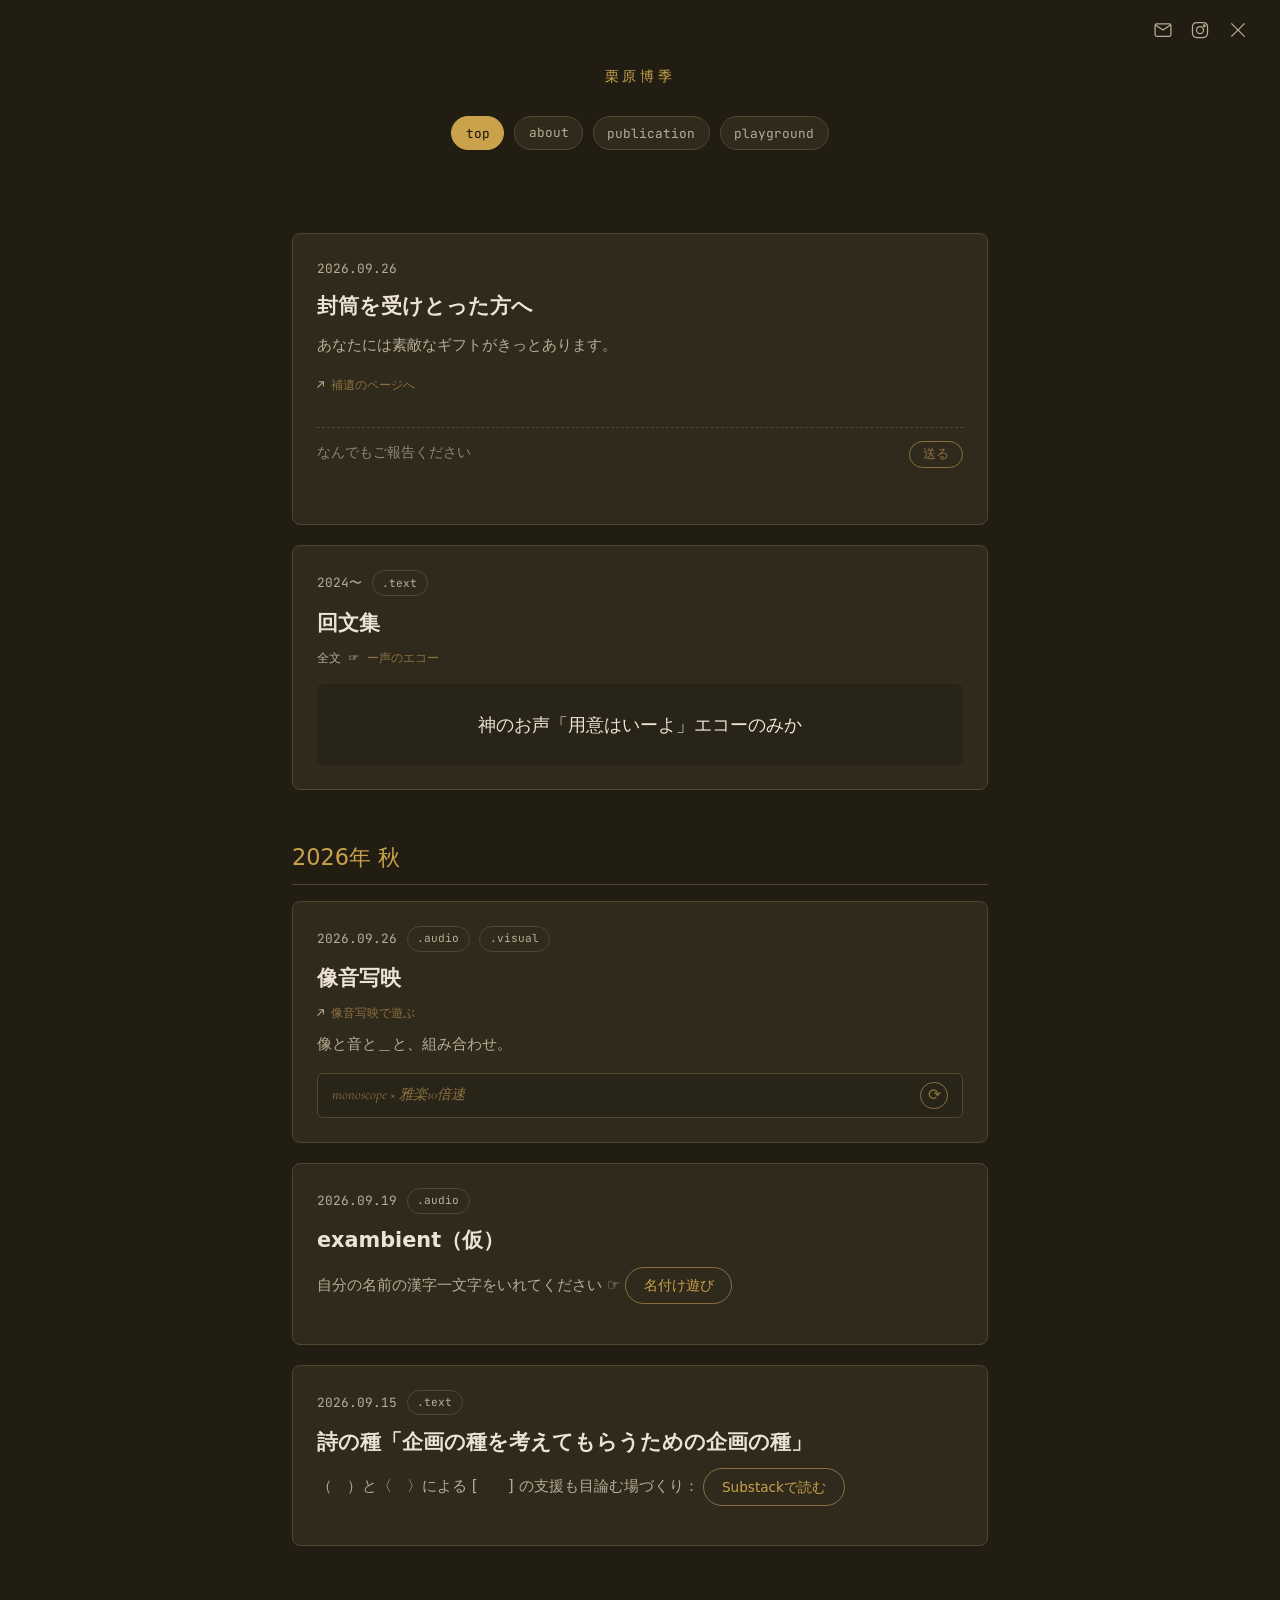
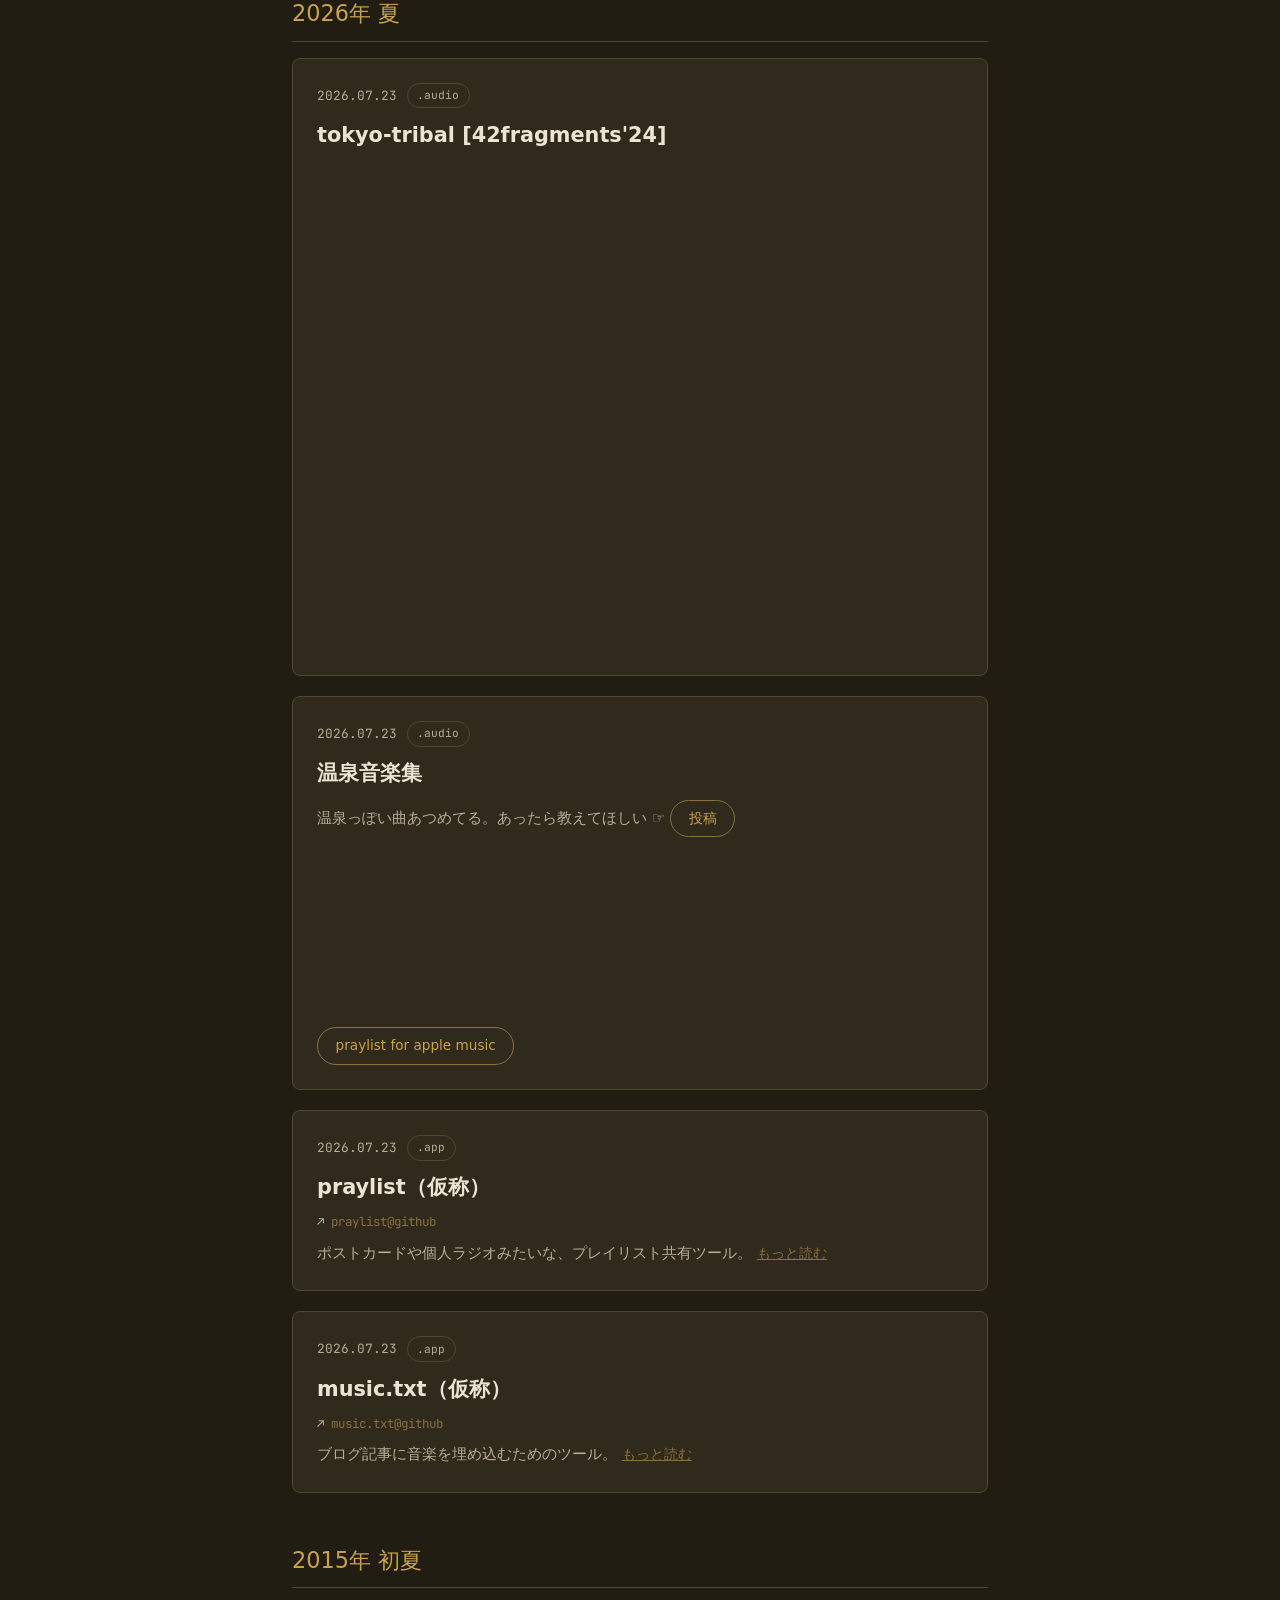
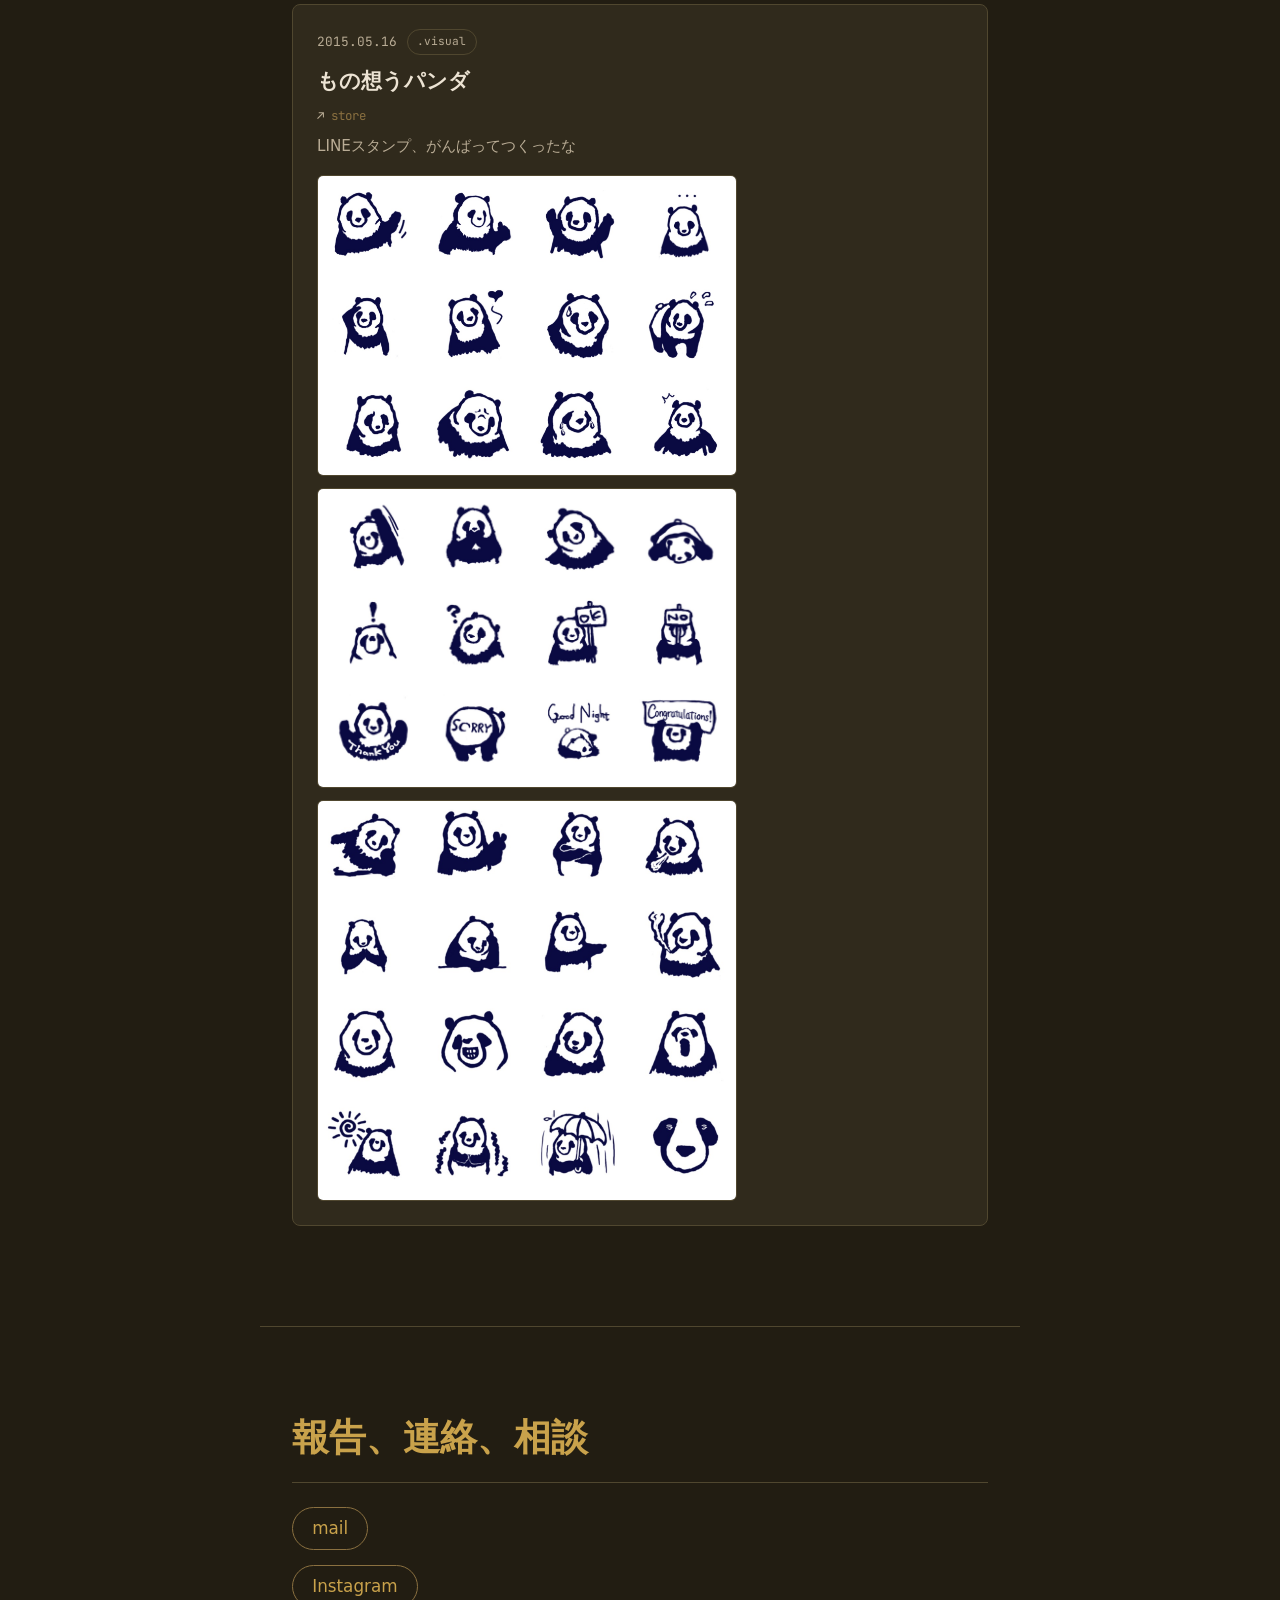
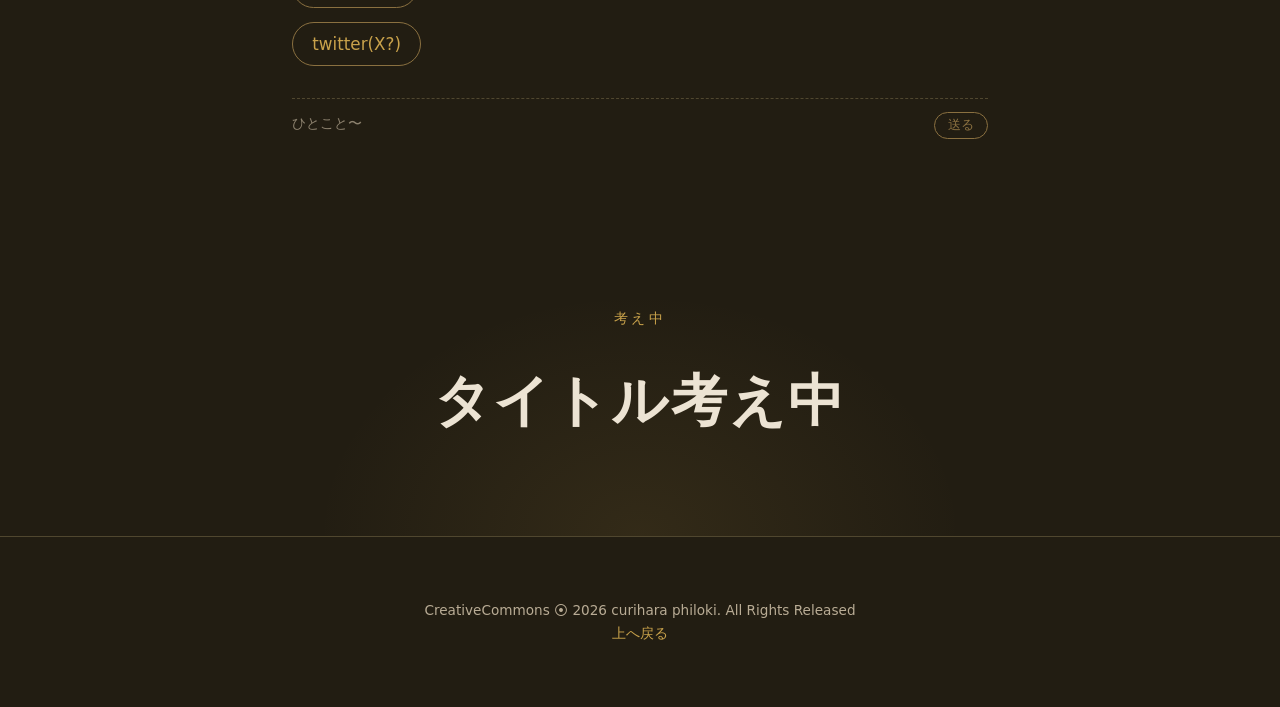
<file: index.html>
<!DOCTYPE html>
<html lang="ja">
<head>
<meta charset="UTF-8">
<meta name="viewport" content="width=device-width, initial-scale=1.0">
<title>curihara-philoki.com</title>
<meta name="description" content="curihara philoki の個人陳列室。更新順のフィードと、タグでの絞り込み。">
<link rel="icon" type="image/svg+xml" href="assets/favicon.svg">
<link rel="preconnect" href="https://fonts.googleapis.com">
<link rel="preconnect" href="https://fonts.gstatic.com" crossorigin>
<link href="https://fonts.googleapis.com/css2?family=Cormorant+Garamond:ital,wght@0,400;0,600;1,400&family=JetBrains+Mono:wght@400;500&display=swap" rel="stylesheet">
<link rel="stylesheet" href="assets/css/style.css">
</head>
<body>

<header class="icon-bar" id="top">
  <a href="mailto:curihara.philoki@gmail.com" aria-label="mail" title="mail">
    <svg viewBox="0 0 24 24" fill="none" stroke="currentColor" stroke-width="1.5"><rect x="2.5" y="4.5" width="19" height="15" rx="2"/><path d="M3 6l9 6 9-6"/></svg>
  </a>
  <a href="https://www.instagram.com/curihara_philoki/" target="_blank" rel="noopener" aria-label="Instagram" title="Instagram">
    <svg viewBox="0 0 24 24" fill="none" stroke="currentColor" stroke-width="1.5"><rect x="3" y="3" width="18" height="18" rx="5"/><circle cx="12" cy="12" r="4.2"/><circle cx="17.2" cy="6.8" r="1"/></svg>
  </a>
  <a href="https://x.com/curiharaphiloki" target="_blank" rel="noopener" aria-label="twitter(X?)" title="twitter(X?)">
    <svg viewBox="0 0 24 24" fill="none" stroke="currentColor" stroke-width="1.5"><path d="M4 4l16 16M20 4L4 20"/></svg>
  </a>
</header>

<p class="page-owner-label">栗原博季</p>

<main>

  <section class="feed-intro">
    <div class="tag-filter" id="tagFilter">
      <button class="tag-pill active" data-tag="all" type="button">top</button>
      <a class="tag-pill" href="about.html">about</a>
      <button class="tag-pill" data-tag="publication" type="button">publication</button>
      <button class="tag-pill" data-tag="playground" type="button">playground</button>
    </div>
    <div class="tag-filter tag-filter-sub" id="subTagFilter" hidden></div>
    <div class="tag-desc" id="tagDesc"></div>
  </section>

  <section id="feed" class="feed">
    <div id="feedList">
      <p class="empty-state">読み込み中…</p>
    </div>
  </section>

  <section id="contact" class="room">
    <h2 class="room-title">報告、連絡、相談</h2>
    <ul class="contact-list">
      <li><a class="contact-btn" href="mailto:curihara.philoki@gmail.com">mail</a></li>
      <li><a class="contact-btn" href="https://www.instagram.com/curihara_philoki/" target="_blank" rel="noopener">Instagram</a></li>
      <li><a class="contact-btn" href="https://x.com/curiharaphiloki" target="_blank" rel="noopener">twitter(X?)</a></li>
    </ul>
    <div class="entry-quick-reply">
      <textarea class="quick-reply-textarea" rows="1" placeholder="ひとこと〜"></textarea>
      <button class="quick-reply-send" type="button">送る</button>
    </div>
  </section>

  <section class="hero">
    <p class="eyebrow">考え中</p>
    <h1 class="hero-title" id="heroTitle">Wunderkammer</h1>
    <p class="hero-desc" id="heroDesc"></p>
  </section>

</main>

<footer class="site-footer">
  <p>CreativeCommons ⦿ <span id="year"></span> curihara philoki. All Rights Released<br><a href="#top">上へ戻る</a></p>
</footer>

<script src="assets/js/submit-modal.js"></script>
<script src="assets/js/quick-reply.js"></script>
<script src="assets/js/main.js"></script>
</body>
</html>
</file>
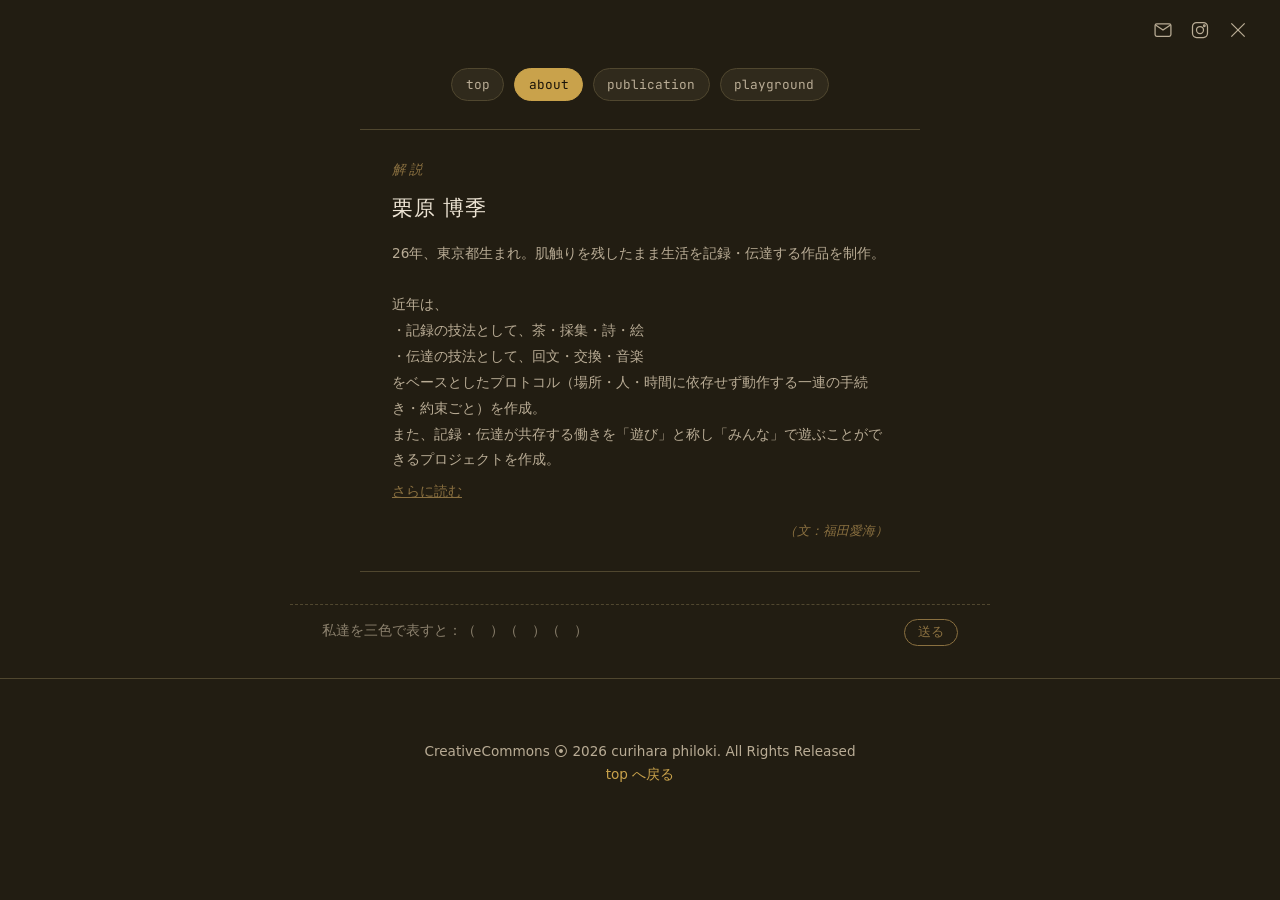
<file: about.html>
<!DOCTYPE html>
<html lang="ja">
<head>
<meta charset="UTF-8">
<meta name="viewport" content="width=device-width, initial-scale=1.0">
<title>about — curihara-philoki.com</title>
<meta name="description" content="curihara philoki について。">
<link rel="icon" type="image/svg+xml" href="assets/favicon.svg">
<link rel="preconnect" href="https://fonts.googleapis.com">
<link rel="preconnect" href="https://fonts.gstatic.com" crossorigin>
<link href="https://fonts.googleapis.com/css2?family=Cormorant+Garamond:ital,wght@0,400;0,600;1,400&family=JetBrains+Mono:wght@400;500&display=swap" rel="stylesheet">
<link rel="stylesheet" href="assets/css/style.css">
</head>
<body>

<header class="icon-bar">
  <a href="mailto:curihara.philoki@gmail.com" aria-label="mail" title="mail">
    <svg viewBox="0 0 24 24" fill="none" stroke="currentColor" stroke-width="1.5"><rect x="2.5" y="4.5" width="19" height="15" rx="2"/><path d="M3 6l9 6 9-6"/></svg>
  </a>
  <a href="https://www.instagram.com/curihara_philoki/" target="_blank" rel="noopener" aria-label="Instagram" title="Instagram">
    <svg viewBox="0 0 24 24" fill="none" stroke="currentColor" stroke-width="1.5"><rect x="3" y="3" width="18" height="18" rx="5"/><circle cx="12" cy="12" r="4.2"/><circle cx="17.2" cy="6.8" r="1"/></svg>
  </a>
  <a href="https://x.com/curiharaphiloki" target="_blank" rel="noopener" aria-label="twitter(X?)" title="twitter(X?)">
    <svg viewBox="0 0 24 24" fill="none" stroke="currentColor" stroke-width="1.5"><path d="M4 4l16 16M20 4L4 20"/></svg>
  </a>
</header>

<section class="feed-intro">
  <div class="tag-filter" id="tagFilter">
    <a class="tag-pill" href="index.html">top</a>
    <a class="tag-pill active" href="about.html">about</a>
    <a class="tag-pill" href="index.html?tag=publication">publication</a>
    <a class="tag-pill" href="index.html?tag=playground">playground</a>
  </div>
</section>

<section class="caption caption-page">
  <p class="caption-label">解説</p>
  <p class="caption-name">栗原 博季</p>
  <div class="caption-text">26年、東京都生まれ。肌触りを残したまま生活を記録・伝達する作品を制作。

近年は、
・記録の技法として、茶・採集・詩・絵
・伝達の技法として、回文・交換・音楽
をベースとしたプロトコル（場所・人・時間に依存せず動作する一連の手続き・約束ごと）を作成。
また、記録・伝達が共存する働きを「遊び」と称し「みんな」で遊ぶことができるプロジェクトを作成。</div>
  <button class="caption-more-btn" type="button">さらに読む</button>
  <div class="caption-text caption-more" hidden>事実の集積である記録・伝達を「酔わせる」ことにより、個人や場が本来持つ鮮やかな振る舞いを手繰り寄せる。

❑ 問い
・創造や酔いのプロセスは、どこまで鮮やかに、個人・場の振る舞いを記録・伝達できるのか
・intimateな振る舞いの集まりは（どのくらいの規模（人数・バリエーション）まで）
　すこやかな場を生み出せるのか/維持できるのか

❑ 関連する社会問題
・デジタルコミュニケーションの多用と関係者・情報量の増加
・「みんなの物語」の消失と「個人の物語」の始まり</div>
  <p class="caption-credit">（文：福田愛海）</p>
</section>

<div class="entry-quick-reply">
  <textarea class="quick-reply-textarea" id="aboutQuickReplyTextarea" rows="1" placeholder="ひとこと〜"></textarea>
  <button class="quick-reply-send" type="button">送る</button>
</div>

<footer class="site-footer">
  <p>CreativeCommons ⦿ <span id="year"></span> curihara philoki. All Rights Released<br><a href="index.html">top へ戻る</a></p>
</footer>

<script src="assets/js/submit-modal.js"></script>
<script src="assets/js/quick-reply.js"></script>
<script>
document.getElementById('year').textContent = new Date().getFullYear();
document.addEventListener('click', (e) => {
  const btn = e.target.closest('.caption-more-btn');
  if (!btn) return;
  const more = btn.parentElement.querySelector('.caption-more');
  const willShow = more.hidden;
  more.hidden = !willShow;
  btn.textContent = willShow ? '閉じる' : 'さらに読む';
});

// 解説の下の投稿欄、プレースホルダーを順番に遷移させる
const aboutPrompts = [
  '私達を三色で表すと：（　）（　）（　）',
  '野菜でたとえると：（　）',
  '果物でたとえると：（　）',
  '動物だったら：（　）',
];
const aboutTextarea = document.getElementById('aboutQuickReplyTextarea');
let aboutPromptIndex = 0;
aboutTextarea.placeholder = aboutPrompts[aboutPromptIndex];
setInterval(() => {
  aboutPromptIndex = (aboutPromptIndex + 1) % aboutPrompts.length;
  aboutTextarea.placeholder = aboutPrompts[aboutPromptIndex];
}, 3200);
</script>
</body>
</html>
</file>
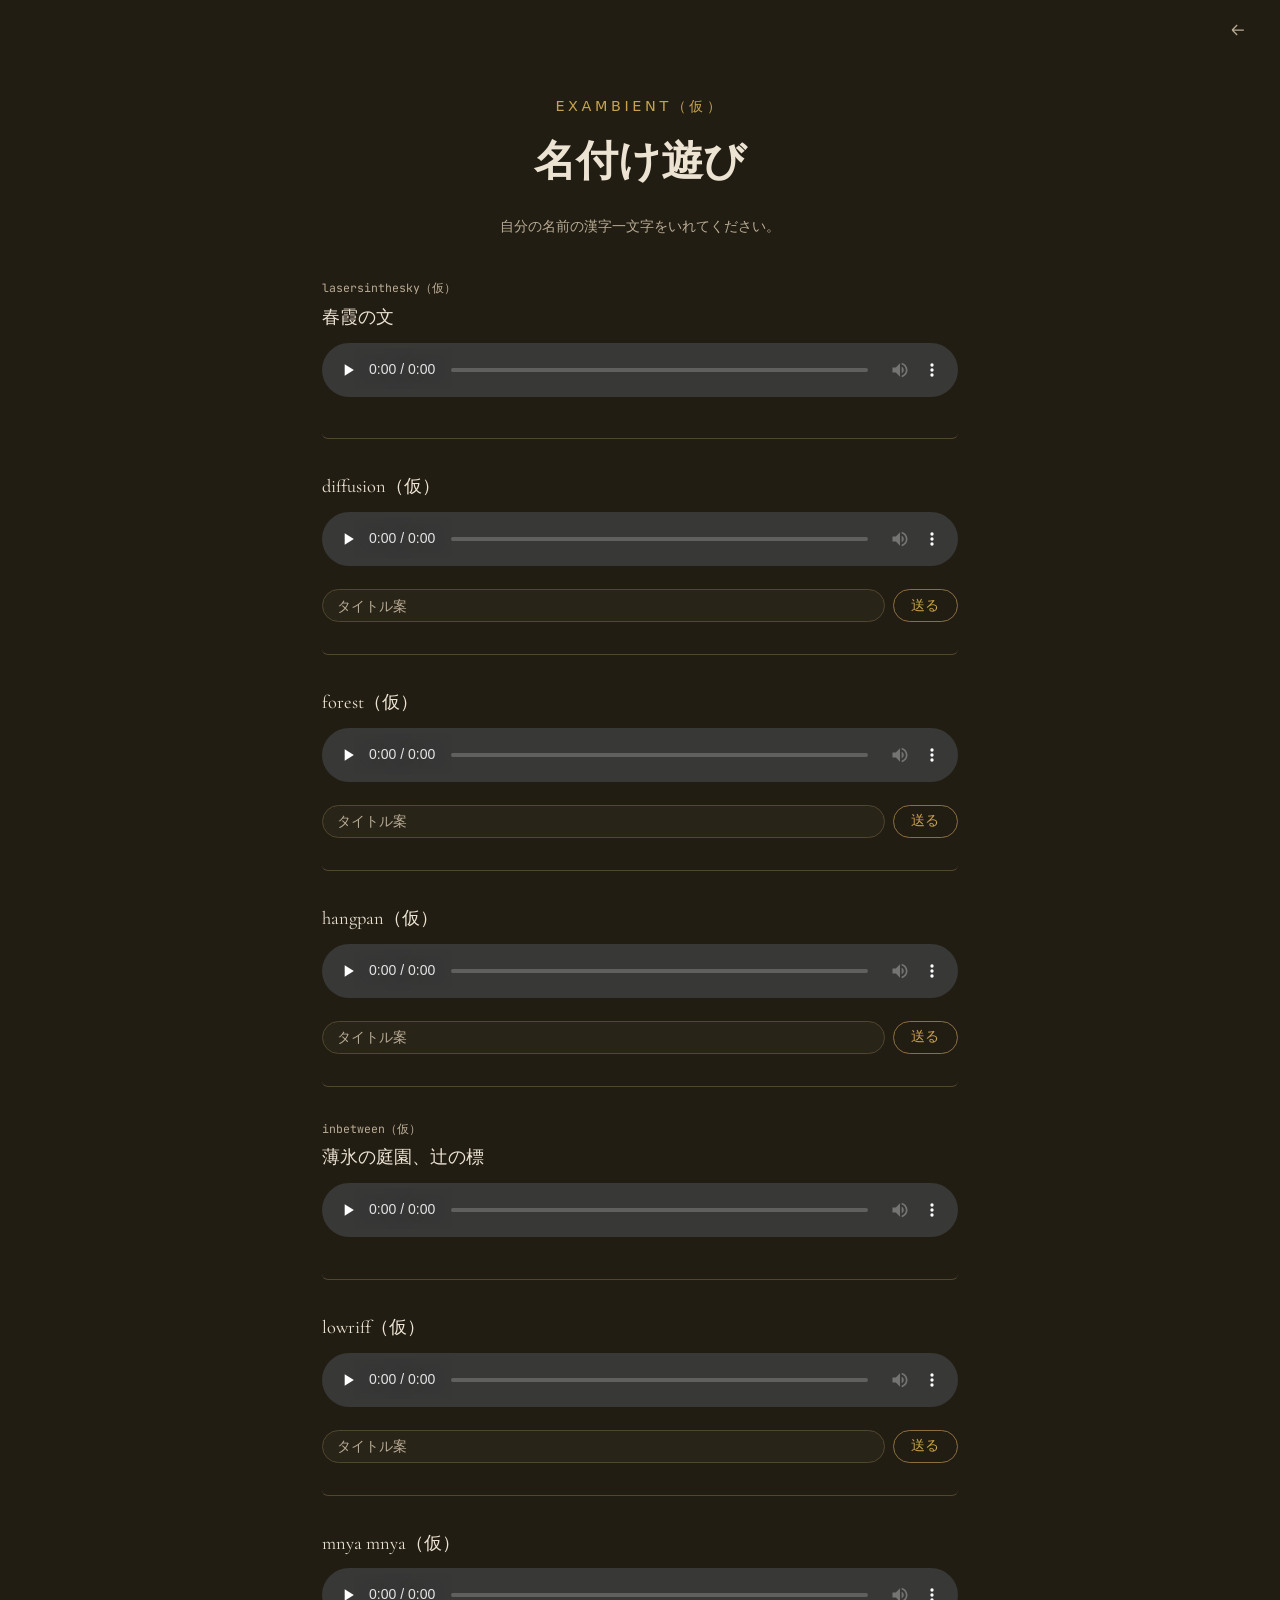
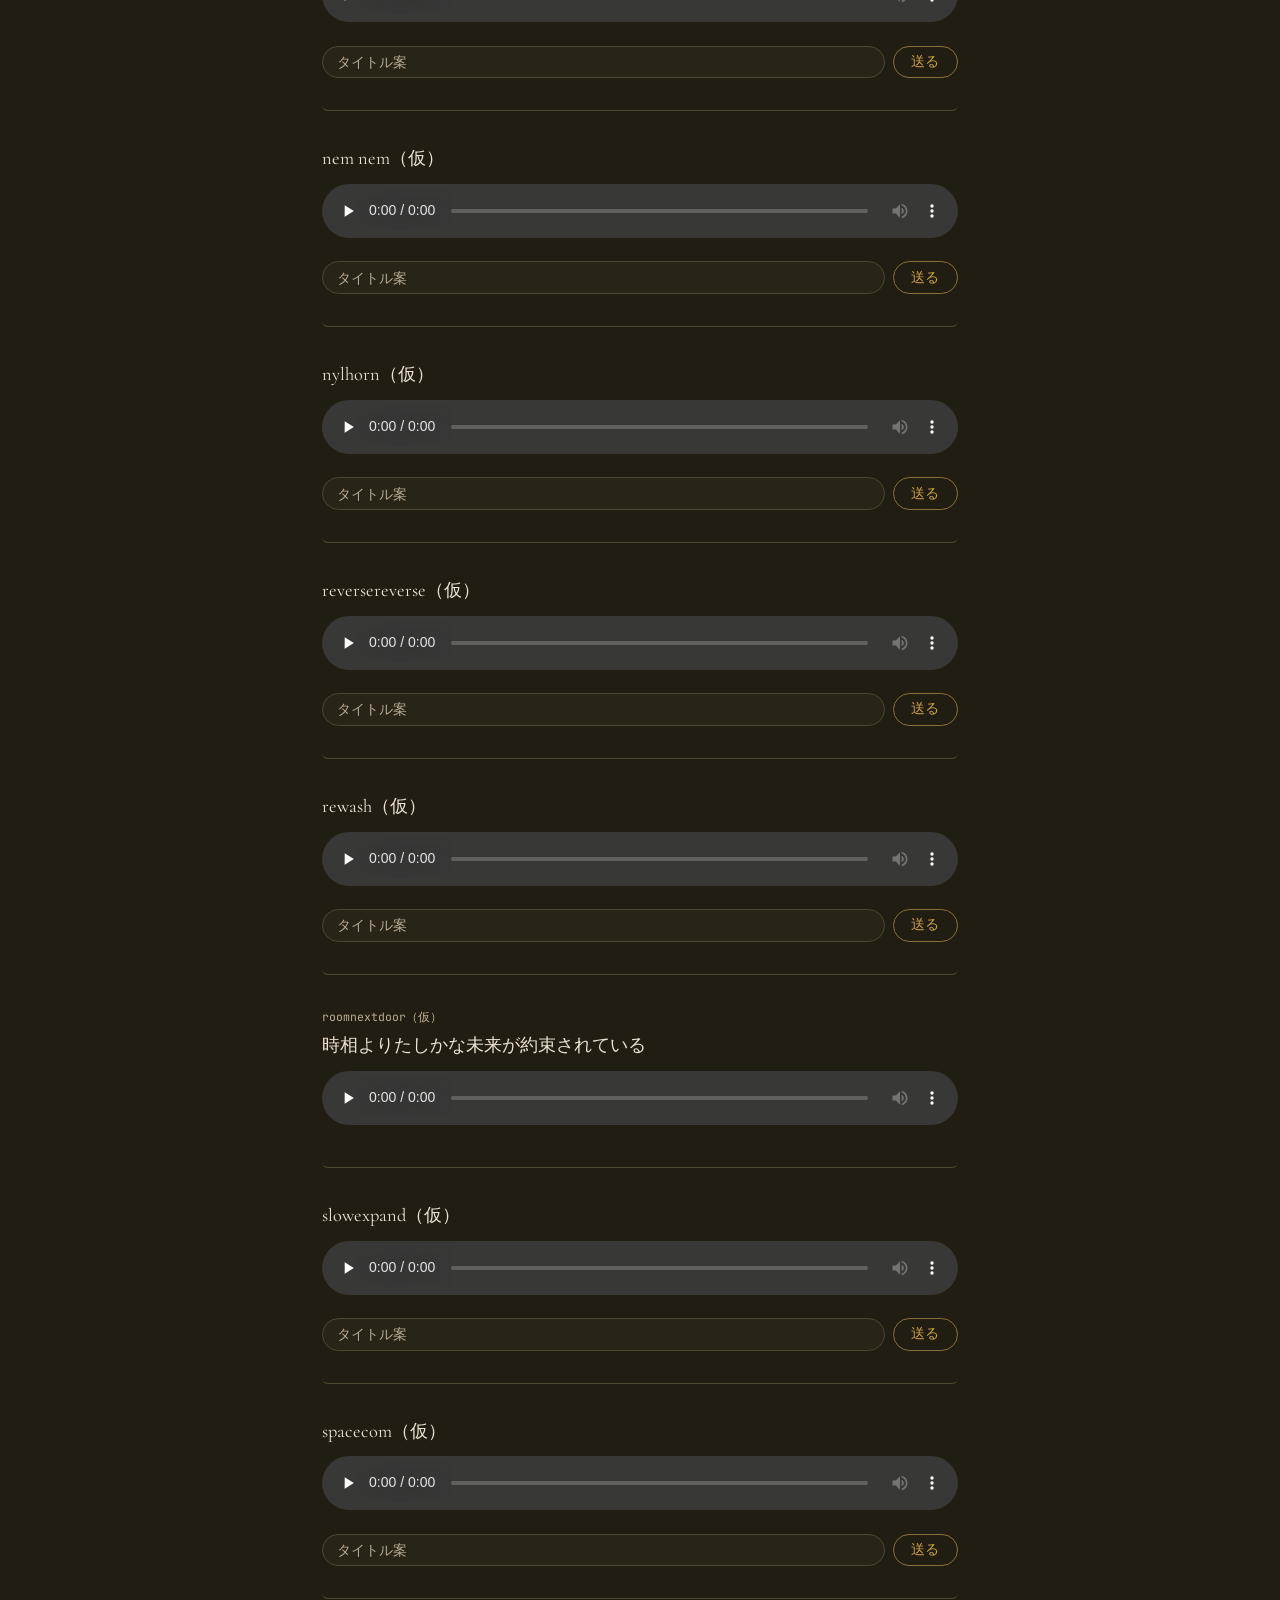
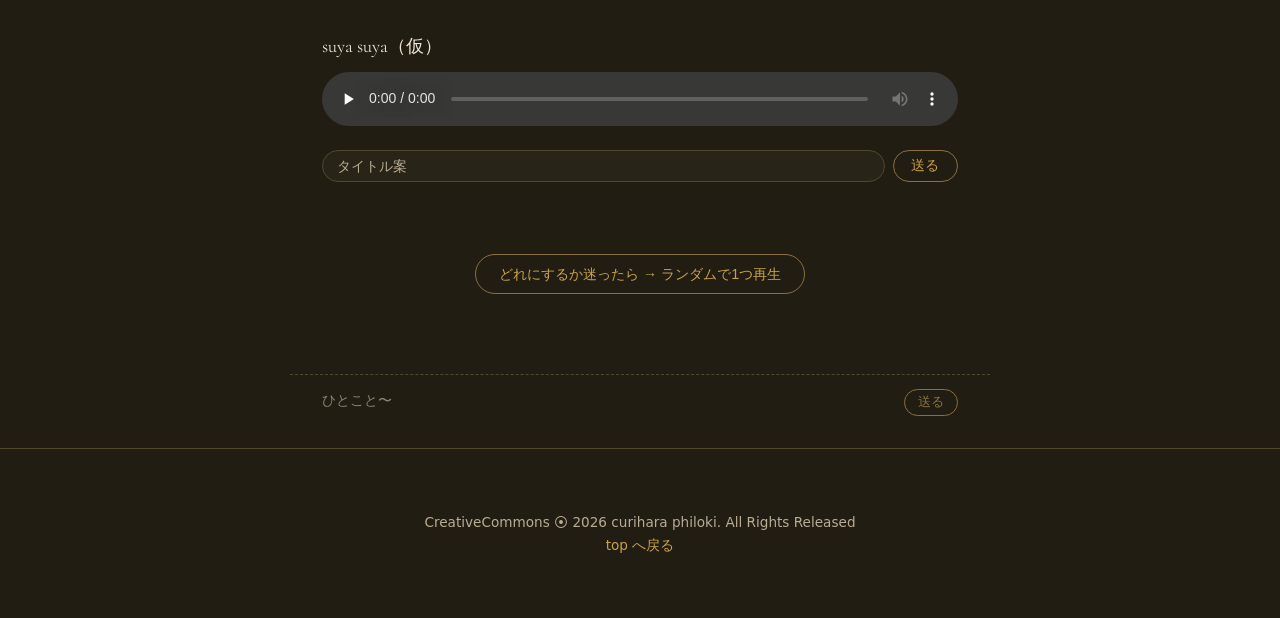
<file: ambient.html>
<!DOCTYPE html>
<html lang="ja">
<head>
<meta charset="UTF-8">
<meta name="viewport" content="width=device-width, initial-scale=1.0">
<title>exambient（仮） — curihara-philoki.com</title>
<meta name="description" content="curihara philoki のアンビエント曲、名付け遊び。">
<link rel="icon" type="image/svg+xml" href="assets/favicon.svg">
<link rel="preconnect" href="https://fonts.googleapis.com">
<link rel="preconnect" href="https://fonts.gstatic.com" crossorigin>
<link href="https://fonts.googleapis.com/css2?family=Cormorant+Garamond:ital,wght@0,400;0,600;1,400&family=JetBrains+Mono:wght@400;500&display=swap" rel="stylesheet">
<link rel="stylesheet" href="assets/css/style.css">
</head>
<body>

<header class="icon-bar">
  <a href="index.html" aria-label="top" title="top">
    <svg viewBox="0 0 24 24" fill="none" stroke="currentColor" stroke-width="1.5"><path d="M19 12H5M5 12l6-6M5 12l6 6"/></svg>
  </a>
</header>

<section class="text-page">
  <p class="eyebrow">exambient（仮）</p>
  <h1 class="text-page-title">名付け遊び</h1>
  <p class="text-page-note">自分の名前の漢字一文字をいれてください。</p>

  <div id="ambientList" class="ambient-list">
    <p class="empty-state">読み込み中…</p>
  </div>

  <div class="ambient-random">
    <button id="ambientRandomBtn" type="button">どれにするか迷ったら → ランダムで1つ再生</button>
  </div>
</section>

<div class="entry-quick-reply">
  <textarea class="quick-reply-textarea" rows="1" placeholder="ひとこと〜"></textarea>
  <button class="quick-reply-send" type="button">送る</button>
</div>

<footer class="site-footer">
  <p>CreativeCommons ⦿ <span id="year"></span> curihara philoki. All Rights Released<br><a href="index.html">top へ戻る</a></p>
</footer>

<script src="assets/js/submit-modal.js"></script>
<script src="assets/js/quick-reply.js"></script>
<script src="assets/js/ambient-shared.js"></script>
<script src="assets/js/ambient.js"></script>
</body>
</html>
</file>
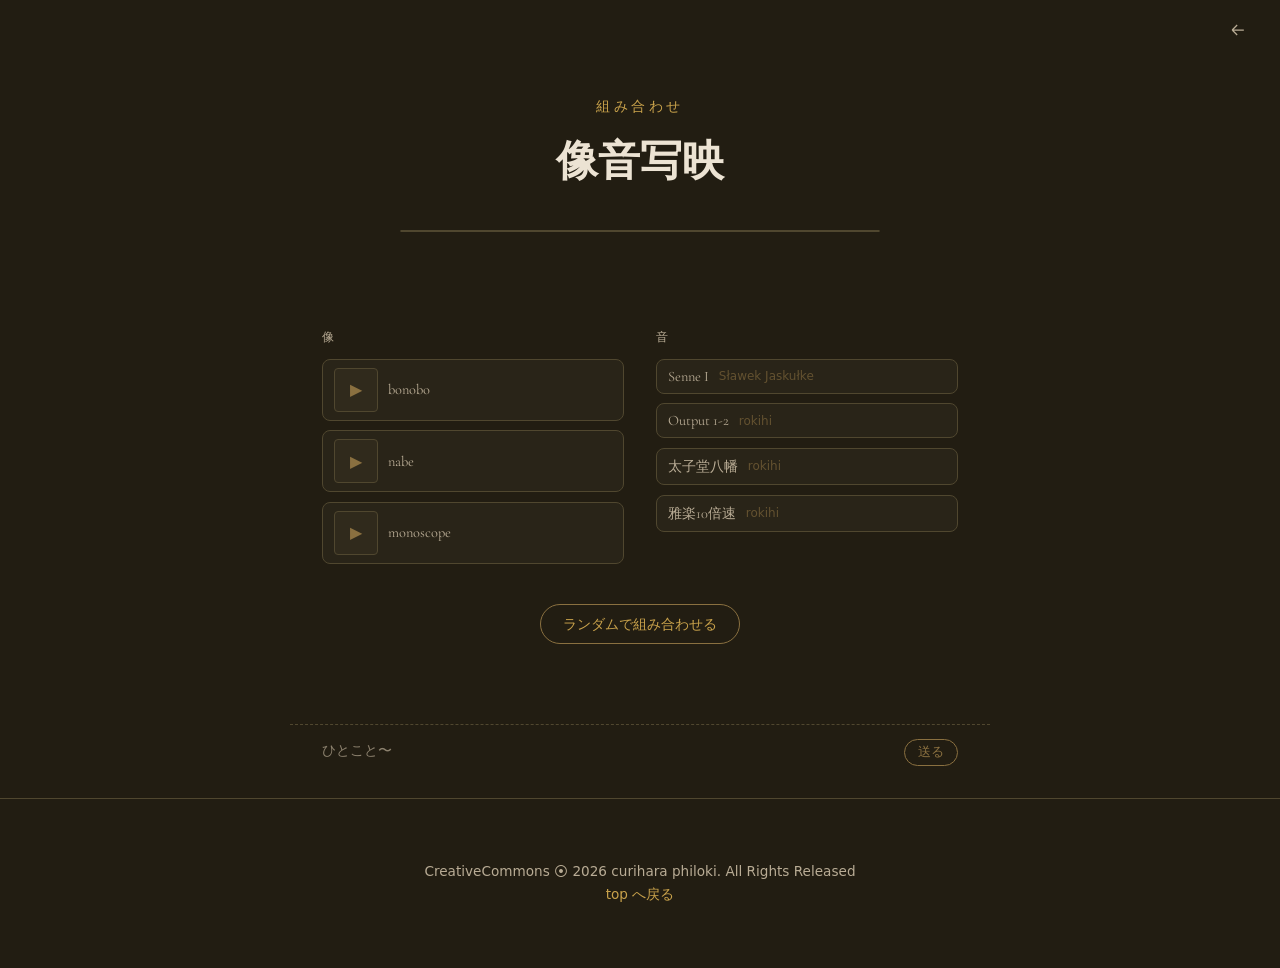
<file: av.html>
<!DOCTYPE html>
<html lang="ja">
<head>
<meta charset="UTF-8">
<meta name="viewport" content="width=device-width, initial-scale=1.0">
<title>組み合わせ — curihara-philoki.com</title>
<meta name="description" content="curihara philoki の動画と音楽、毎回ちがう組み合わせ。">
<link rel="icon" type="image/svg+xml" href="assets/favicon.svg">
<link rel="preconnect" href="https://fonts.googleapis.com">
<link rel="preconnect" href="https://fonts.gstatic.com" crossorigin>
<link href="https://fonts.googleapis.com/css2?family=Cormorant+Garamond:ital,wght@0,400;0,600;1,400&family=JetBrains+Mono:wght@400;500&family=Shippori+Mincho:wght@400;500&display=swap" rel="stylesheet">
<link rel="stylesheet" href="assets/css/style.css">
</head>
<body>

<header class="icon-bar">
  <a href="index.html" aria-label="top" title="top">
    <svg viewBox="0 0 24 24" fill="none" stroke="currentColor" stroke-width="1.5"><path d="M19 12H5M5 12l6-6M5 12l6 6"/></svg>
  </a>
</header>

<section class="text-page">
  <p class="eyebrow">組み合わせ</p>
  <h1 class="text-page-title">像音写映</h1>

  <div class="av-stage">
    <div class="av-media">
      <img id="avVideoImg" class="av-video" alt="" hidden>
      <video id="avVideoMov" class="av-video" autoplay loop muted playsinline hidden></video>
      <div class="av-speed-control">
        <input type="range" id="avSpeedSlider" min="0" max="1.2" step="0.05" value="0.6" aria-label="再生速度">
      </div>
      <div id="avTextOverlay" class="av-text-overlay"></div>
      <div id="avTextLeft" class="av-ticker-col av-ticker-col-left" hidden></div>
      <div id="avTextRight" class="av-ticker-col av-ticker-col-right" hidden></div>
      <div id="avTypewriterBelow" class="av-typewriter-below" hidden></div>
      <div id="avMutterRow" class="av-mutter-row" hidden>
        <span id="avMutterLeft" class="av-mutter"></span>
        <span id="avMutterRight" class="av-mutter"></span>
      </div>
    </div>
    <p id="avNowPlaying" class="av-now-playing"></p>
    <div id="avBandcamp" class="av-bandcamp" hidden></div>
  </div>

  <div class="av-columns">
    <div class="av-column">
      <p class="av-column-title">像</p>
      <div id="avVideoList" class="av-video-list"></div>
    </div>
    <div class="av-column">
      <p class="av-column-title">音</p>
      <div id="avMusicList" class="av-music-list"></div>
    </div>
  </div>

  <div class="ambient-random">
    <button id="avRandomBtn" type="button">ランダムで組み合わせる</button>
  </div>
</section>

<div class="entry-quick-reply">
  <textarea class="quick-reply-textarea" rows="1" placeholder="ひとこと〜"></textarea>
  <button class="quick-reply-send" type="button">送る</button>
</div>

<footer class="site-footer">
  <p>CreativeCommons ⦿ <span id="year"></span> curihara philoki. All Rights Released<br><a href="index.html">top へ戻る</a></p>
</footer>

<script src="assets/js/submit-modal.js"></script>
<script src="assets/js/quick-reply.js"></script>
<script src="assets/js/av-text.js"></script>
<script src="assets/js/av.js"></script>
</body>
</html>
</file>
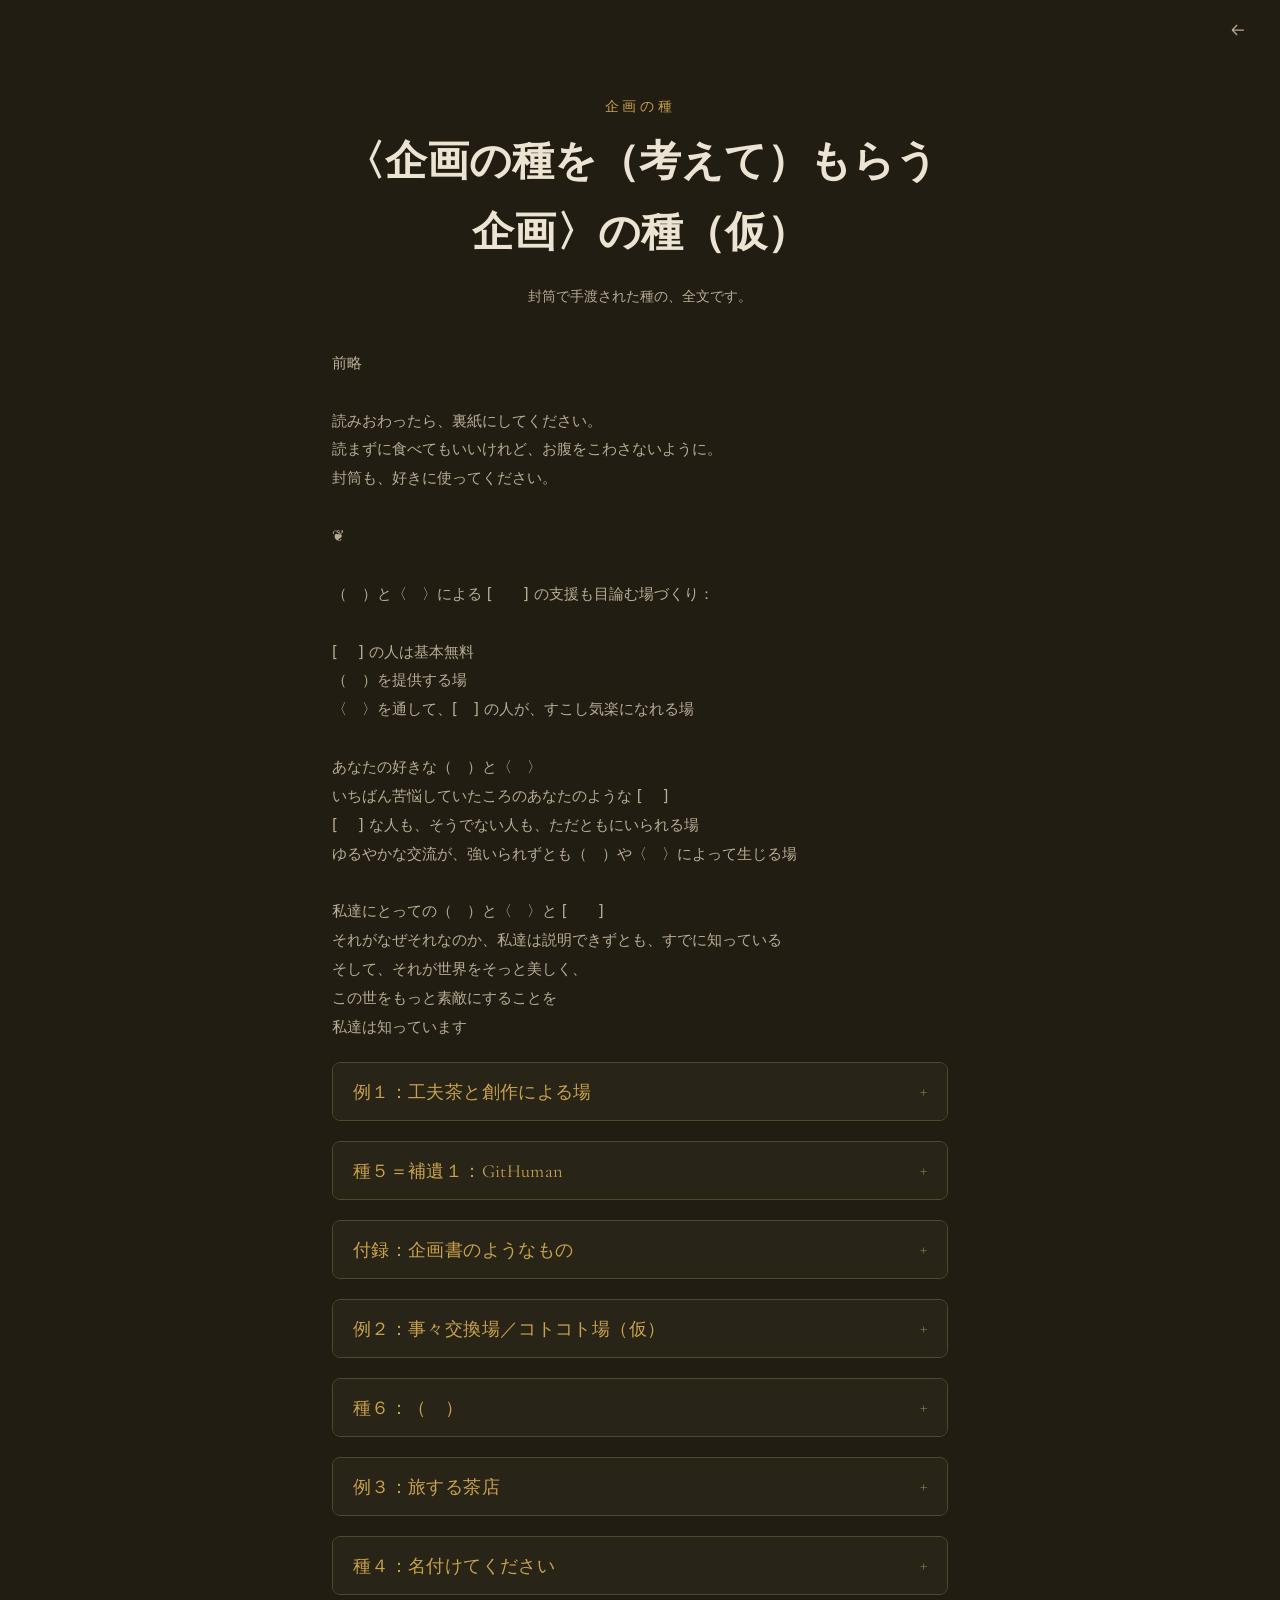
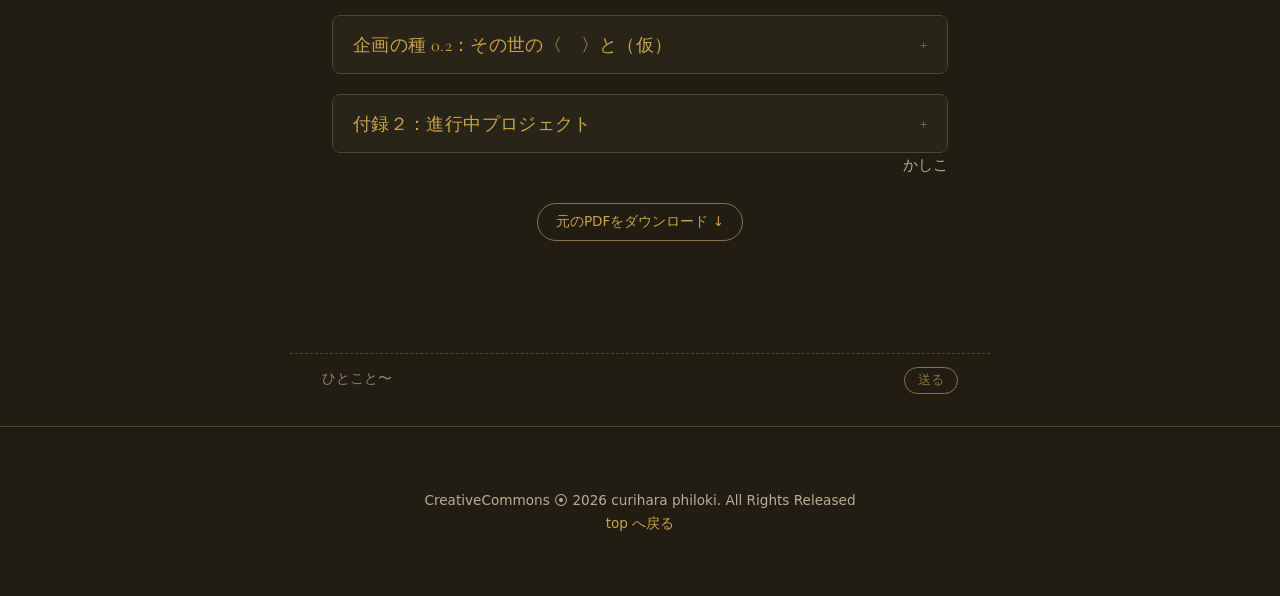
<file: tane.html>
<!DOCTYPE html>
<html lang="ja">
<head>
<meta charset="UTF-8">
<meta name="viewport" content="width=device-width, initial-scale=1.0">
<title>企画の種 — curihara-philoki.com</title>
<meta name="description" content="curihara philoki の企画の種、全文。">
<link rel="icon" type="image/svg+xml" href="assets/favicon.svg">
<link rel="preconnect" href="https://fonts.googleapis.com">
<link rel="preconnect" href="https://fonts.gstatic.com" crossorigin>
<link href="https://fonts.googleapis.com/css2?family=Cormorant+Garamond:ital,wght@0,400;0,600;1,400&family=JetBrains+Mono:wght@400;500&display=swap" rel="stylesheet">
<link rel="stylesheet" href="assets/css/style.css">
</head>
<body>

<header class="icon-bar">
  <a href="index.html" aria-label="top" title="top">
    <svg viewBox="0 0 24 24" fill="none" stroke="currentColor" stroke-width="1.5"><path d="M19 12H5M5 12l6-6M5 12l6 6"/></svg>
  </a>
</header>

<section class="tane-page">
  <p class="eyebrow">企画の種</p>
  <h1 class="text-page-title">〈企画の種を（考えて）もらう企画〉の種（仮）</h1>
  <p class="text-page-note">封筒で手渡された種の、全文です。</p>

<div id="taneContent">

  <div class="tane-section">
    <div class="tane-text">前略

読みおわったら、裏紙にしてください。
読まずに食べてもいいけれど、お腹をこわさないように。
封筒も、好きに使ってください。

❦

（　）と〈　〉による [　　] の支援も目論む場づくり：

[　 ] の人は基本無料
（　）を提供する場
〈　〉を通して、[　] の人が、すこし気楽になれる場

あなたの好きな（　）と〈　〉
いちばん苦悩していたころのあなたのような [　 ]
[　 ] な人も、そうでない人も、ただともにいられる場
ゆるやかな交流が、強いられずとも（　）や〈　〉によって生じる場

私達にとっての（　）と〈　〉と [　　]
それがなぜそれなのか、私達は説明できずとも、すでに知っている
そして、それが世界をそっと美しく、
この世をもっと素敵にすることを
私達は知っています</div>
  </div>

  <div class="tane-accordion">
    <button class="tane-accordion-toggle" type="button" aria-expanded="false">例１：工夫茶と創作による場</button>
    <div class="tane-accordion-body" hidden>
    <div class="tane-text">工夫茶と創作による
社会に合わない人の支援を目論むがそれだけではない
喫茶店のような喫茶店ではない
茶のような湯のような詩のような音楽のような場

・学校にいくことを拒否する気概と感性をもつ人とその家族、
・障害者手帳を持つ人とその介助者、
・乳幼児を育て疲弊している親、
・社会におかしさを感じて距離をおく人
・その他とにかく苦悩している人
　　は無料

ただいられる場所。
社会復帰など急かされずに、ゆるやかな交流が、茶や詩や創作を通して生まれる場所。
質のよい茶を、アンビエントな音楽（しばしば生演奏）の流れる空間で提供する。
有閑層に、やすらぎの時間とともに、目に見えて実感のある社会貢献の機会を提供する。

もしかしたら、ギルドのように、お手伝いという形で仕事を頼んだり頼まれたり、
苦悩する時間を発散して、社会化に結びつく出会いも期待されるがあくまでそれは副産物。

詩、言葉遊び（特に回文）、静かな楽器、紙や画材、布など、いろいろな道具が用意されていて、詩集や詩のような漫画、絵本、掌篇集、絵やレコードなどがインスピレーション源としてある。

「無理に遊ばなくてもいいですが、遊んでみると楽しいこともあります。
　憂鬱や退屈とも一緒に遊べるか、戯れにこころみることもあります。」

よい茶や、おいしい食べ物は、こころによいものをもたらす。
創作というと大げさだが、だれでも遊ぶことはできる。それが創作。

お茶請けは、詩、よいカカオのチョコレート、梅干しや糀やあんこをつかった和菓子。
夜はアルコール度数1%以下のクラフト酒やクラフトビネガー、スパイス料理などあってもいい。
気の巡りをもたらすものを季節に応じて。

課題：運営費や、料金システム設計は、見識ある人と相談したり、小実験をしながら詰めたい

❦

もしこんな場が実現されるなら、
これを読んでいるあなたは、なにか提供することができますか。
想像だけで充分です。
資金でも、場所でも、技能でも、山脈でも、邪魔でも。
これをだれかに手渡すのでも。</div>
    </div>
  </div>

  <div class="tane-accordion">
    <button class="tane-accordion-toggle" type="button" aria-expanded="false">種５＝補遺１：GitHuman</button>
    <div class="tane-accordion-body" hidden>
    <div class="tane-text">以上のような、思いつき、構想の断片を、会ったひと、素敵なひとに、恥ずかしげもなく、こんな雑なかたちでおしつけて申し訳ないとおもいつつも、手渡すことをこころみる遊び。

註：Git（ギット）は、プログラムのソースコードなどの変更履歴を記録・追跡するための分散型バージョン管理システムである。

実現可能性は問わず、プロジェクトとして名付けていく
遊び　遊び方　世界観の提示　方法論　GitHuman　企み　アナキズム的蜂起　非革命的革命　抵抗運動　仕事の異化　戯れごと　こと祝ぎ　褻の収穫祭　経過発表会　その世の宿題　雪かき　足許の石をかたづける行為

途中経過でも個人的なかたちで出版していく
勝手だけどインティメイトなパブリッシングのスタディ
　封筒出版　かわいいクリアファイル出版
　　折本　組継ぎ本　いろいろな紙とフォントや筆　手書き仕掛け本

いつも以上のような頭の中の断片、うまくまとめることができず、人に会うときに出かける一時間前とかに急ごしらえで一枚程度にしようと打ち込んだ文章が、種1~4でした。

　どうですか？
こんな遊び
やってみませんか？
　そうですか
　　　　　　　　　はい
　　　　　　　　だから
　　　　　　なつまで
　　　　　きえてく
　　　たいようよ
　　　　まさか
　　　　　さいご
　　　まあいい
　　　　あまごい
　　　　　　さか
　　　　　　　さ
　　　　　　　まよう
　　　　　　　　よいたくて
　えきで　まつなら　かだいは</div>
    </div>
  </div>

  <div class="tane-accordion">
    <button class="tane-accordion-toggle" type="button" aria-expanded="false">付録：企画書のようなもの</button>
    <div class="tane-accordion-body" hidden>
    <div class="tane-text">　安い席の人は拍手を。それ以外の人は、宝石を鳴らしてください　――John Lennon</div>

    <h3>概要</h3>
    <div class="tane-text">工夫茶と詩・創作を軸とした、喫茶店のようで喫茶店ではない場をつくる。</div>

    <h3>背景・課題意識</h3>
    <div class="tane-text">既存の福祉サービスとは別の形で、社会になじみにくさを感じている人が
「ただいられる」場所をつくりたい。それなりに居心地の良さを保ったまま、
福祉色を前面に出さない運営を目指す。</div>

    <h3>ターゲット（二層構造）</h3>
    <div class="tane-text">表向きの客層: 有閑層、および文学館・民藝館帰りの観光客（国内外）
主目的の客層: 不登校の子どもとその家族、障害者手帳所持者とその介助者、
育児で疲弊している親、社会に距離を感じている人、近隣大学の悩める学生など

主目的の客層は基本無料。表向きの客層からの対価収入で運営を支える。</div>

    <h3>提供内容</h3>
    <div class="tane-text">-高級工夫茶（中国茶中心）、カカオセレモニー
-季節の果物・和菓子（梅干し・糀・あんこ使用）
-詩集・詩的な絵本・漫画・掌篇集などの閲覧
-アンビエントミュージック、穏やかな生演奏
-紙・画材・静かな楽器など、自由に使える創作道具
-交流を強制されない静かな空間（一人で過ごしたい人のためにゆるく区切られた空間。参加方法として、静かにいることも数える）
-（夜間は低アルコール（1%以下）のクラフト酒・クラフトビネガー等）</div>

    <h3>運営体制</h3>
    <div class="tane-text">-店主（ホスト役）は固定せず、複数人が曜日ごとに担当する体制も想定
（店主自身の体調・気分の波に対応するための構造でもある）
-各担当者の得意なこと（演奏、朗読、似顔絵、相談など）を無償メニューとして提供</div>

    <h3>候補地</h3>
    <div class="tane-text">東京都目黒区駒場周辺を候補地とする。駒場には日本近代文学館・日本民藝館があり、周辺散策の観光客・文化愛好者の来訪が見込める。また東京大学駒場キャンパスが近く、学業に悩む学生層にもアクセスしやすい。</div>

    <h3>宣伝方針</h3>
    <div class="tane-text">SNSでの積極的な宣伝は行わない。TripAdvisorあるいはAirbnb Experienceのみ登録し、観光客からの自然な流入を確保する。主目的の客層へはゆるい紹介制で届ける。</div>

    <h3>バリエーション</h3>
    <div class="tane-text">・旅する茶店として、茶葉や楽器や詩集を持ち歩く形で小さく試す
・林試の森公園、世田谷公園なども想定。
・下北沢かまいキッチン、神宮前bonoboなどの空間を参考。
・空間的にも時間的にも、静と動、陰と陽、空白とゆらぎのある多層構造とする。</div>

    <h3>名称候補</h3>
    <div class="tane-text">そこ、どこか、うつわ、ひととき、＿と＿と、と、きまぐれ、未定、 、、、・、∵、｜、</div>

    <h3>協力のお願い</h3>
    <div class="tane-text">もしこの企画に協力していただけるなら、どんなかたちでも歓迎します。
場所・技能・人脈・資金等、ささいなことでも、想像を言葉にするだけでも、
これをだれかに手渡すことでも、うれしいです。</div>

    <h3>この文書自体の二層構造について（1階/2階、店とは逆向き）</h3>
    <div class="tane-text">店は、来訪者に福祉施設だと感じさせないことを重視する（福祉色を前面に出さない）。
一方この文書は、店の設計思想を判断する立場の方（協力者、NPO関係者、保健所など）に向けて、福祉としての意図をむしろ明確に書く。

つまり店と文書とで、隠す/明かすの向きが逆になっている。来訪者には見せない部分を、ここでは隠さない。

主目的の対象者に対し、本人たちがそう扱われていると感じない設計を、最優先の技術的課題としています。福祉を隠すのではなく、福祉の「見え方」のフレームワークを考えています。

福祉サービスを提供する場をつくる、のではなく、場を維持する行為そのもの（茶を淹れる、掃除をする、詩を置く）を誰もが使える共有財とし、その結果として福祉的なことが起きる、という順序を目指す。茶器・詩集・静かな部屋は、サービスではなく、各自が自分のやり方で使える道具として置く。

さらに単純化するなら: 茶は商品として売るのではなく、自分が飲みたいものをお裾分けとして出す。場と創作道具だけがそこにある。「販売」「対価性」が発生しない形態にすることで、どの規制が適用されるのかを専門家・保健所等に確認する。</div>
    </div>
  </div>

  <div class="tane-accordion">
    <button class="tane-accordion-toggle" type="button" aria-expanded="false">例２：事々交換場／コトコト場（仮）</button>
    <div class="tane-accordion-body" hidden>
    <div class="tane-text">喫茶、バー、食堂、ギャラリー、教室、図工室、音楽室、プレイルーム、寺、
寺子屋、道場、アシュラム、アジール、ディスコ、ミュージアム、遊べる図書館
　それらがなす空間の揺れ動く間

マスターは週替り、雨天代打、深夜もあり
BGMや飲み物、活ける花などは、マスターのトーンとカラーで
基本はプレーンだが居心地の良い調度品を、近所の中古品店や、来場者の協力で揃える

その時に居合わせた人、何か教えられることリスト、あまり使っていない物リスト、ほしいものリストを匿名で（あるいは秘密鍵の管理で）提出
読んだ本リスト、読みたい本リストとかもいい
一緒に考えたい問い、悩み、願いとか、詩のようななにかとか書いてもいい

マスターの采配で、あるいはシステムでマッチするものがあれば、その交換会が開催される
あるいは、来場者がすべて自由に閲覧でき、気になる人にマークをつけることもできる
ピンとくるものがそのときでてこなければ、各々のんびり好きに過ごす
ただそこに在り続けるだけでいい
暇・余剰・知識・物・技術・問い・人間関係が、予定外のところで交換されてしまう場所
高齢者とか幼児とその親子とか、不登校学生とか脳みそ病める大人とかも、何も気にせず居られる場であるといい

入場料1000円、∞ドリンク付き
後は寄付制とか、神棚に賽銭箱とか、世界各国のコインの沈む泉とか、水音が響く仕掛けのツボとか

課題は運営費、会場をどうするか。衛生資格とか責任の所在とか

このたいへん雑な企画のモトをたたき台にして、自由に改変、配布、実装してもらいたい</div>
    </div>
  </div>

  <div class="tane-accordion">
    <button class="tane-accordion-toggle" type="button" aria-expanded="false">種６：（　）</button>
    <div class="tane-accordion-body" hidden>
    <div class="entry-quick-reply">
      <textarea class="quick-reply-textarea" rows="1" placeholder="ここに、あなたの種を"></textarea>
      <button class="quick-reply-send" type="button">送る</button>
    </div>
    </div>
  </div>

  <div class="tane-accordion">
    <button class="tane-accordion-toggle" type="button" aria-expanded="false">例３：旅する茶店</button>
    <div class="tane-accordion-body" hidden>
    <div class="tane-text">自宅でも、公園でも、どこでも、茶とともにあるひとときを遊ぶ

採集したいもの：
・種
・地　出生地、育ち、縁の地
・名　旧姓　アナグラム　可能性の名前
・絵　顔本　半紙絵一葉
・声　まどろみ言葉　詩、その場のテキスト　あめつちことば
・言　曲に名付け
・書　手書き文字フォント
・習慣、作法、ささいなエピソード＝個人史
・風味のクロスモーダル表現
・

Airbnbのようなプラットフォームを使用し、
各人の近所のなんでもない散歩と、喫茶店での茶話のひとときを、
外国人旅行者に提供するのもよいかもしれない。

販売／循環品リスト：
　時価・応相談／好みの支払い手段／Pay-Forward
　贈与／物々交換／ポトラッチ
　後払い／前世払い／はらいそ
　-------------------------------------------------
　・茶葉
　・アロマミスト、御香
　・葉っぱ（ローズマリー、月桃、枇杷など）
　・弾き語り
　・弾き語らせ
　・似顔絵（風景画）
　・人生相談（曖昧な）
　・朗読／朗(ではない)読
　・言葉狩り
　・散歩
　・手あて
　・うらない
　・秘密の手紙
　・CD引換券
　・</div>
    </div>
  </div>

  <div class="tane-accordion">
    <button class="tane-accordion-toggle" type="button" aria-expanded="false">種４：名付けてください</button>
    <div class="tane-accordion-body" hidden>
    <div class="tane-text">日時：あなたの好きなとき
場所：あなたの好きなところ
甲：あなたの好きな名前
　　あなたの数字、あなたの地
乙：あなたの好きなともだち
　　ともだちの数字、ともだちの地

甲から乙に振る舞うもの：あなたの好きなもの

̶-以下、その場で生じたものごとを記録̶-</div>
    <h3>種４例１：プロジェクト・ひととき</h3>
    <div class="tane-text">日時：2026年秋月某日、昼下がり
場所：茶店とか公園とか神社とか
甲：栗原博季（母の旧姓＋ほぼ本名）
　　99年1月15日15時44分、麻布生まれ、油面育ち（嘘でもOK）
乙：名前で遊んでください
　　縁の地も教えてください

甲から乙に振る舞うもの：おいしいお茶、音楽、詩=遊び方＝この種=今そのときの意識変容

——以下、その場で生じたものごとを記録——

このように、甲から乙に振る舞う行為、それを記録するという40分くらい(?)のセッションを、どんどんつないでいく。

甲が乙に振る舞うものは、甲の好きなもの、お茶や音楽や詩のように、多少の意識変容をもたらすもの。でもすべて意識は常に変容しているから、なんでもOK。

その場で、作品のためということで、普段いえないことやきけないことを試みる機会とする。フェイクもOK。記録はするが水に流すという契約。

絵や詩など、インスピレーションのもとになるもの・遊び道具を用意し、落書きや言葉遊びなど、いくつかの結晶を採集する。

六人*つながったところで、記録を集め、ひとつの結晶とする。本や展示など、それに対する意見も採集していく。収穫祭としての空間と時間、その変奏の演劇、その変奏の……
*六次の隔たり：全ての人や物事は6ステップ以内で繋がっていて、友達の友達…を介して世界中の人々と間接的な知り合いになることができる、という仮説。

記録者（栗原）が立ち会い、乙について甲と、乙の眼の前で客観的に話すという寸劇/ワークがあってもいい。

栗原くん人形（てるてる坊主）を用意して、それを仲介者として、相手を見て喋りにくいことを、その依代/神籬/安全装置にむかって話すという形式をとってもいい。

既存のシステムとは異なる経済圏を生み出したい。出発点は100円=1pocoくらいから、人によってレートの異なる通貨単位を用意し、拇印などで保証されるブロックチェーンを具体化したようなものをつくりたい。お金にかえづらいもの、遊び道具、でてきた結晶、いろいろな種、遊び方など、このつながりのなかでやりとりできるようにしたい。まだ練られていない。なにかいいアイデアがあれば教えてください。</div>
    </div>
  </div>

  <div class="tane-accordion">
    <button class="tane-accordion-toggle" type="button" aria-expanded="false">企画の種 0.2：その世の〈　〉と（仮）</button>
    <div class="tane-accordion-body" hidden>
    <div class="tane-text">読みおわったら、裏紙にしてください。
読まずに食べてもいいけれど、お腹をこわさないように。
封筒も、好きに使ってください。

戯画書（短縮版）
場には、よい音楽、よい香り、風、光のながれ、
座りよいところ、おいしいもの、
以下のような[　　　　]書：

来場者を甲、場に居る者/キュレーター/店番/を乙とする。
甲は、あるとき、あるところで、招待状を受け取る。
そこには宝探しのような道案内が記されている。それに従い、その場にたどり着く。

軒先に、掲示されているものがある。
「どなたもどうかお入りください。決してご遠慮はありません」
水が張られた盆と柄杓、そのとなりに香。
「水と煙で、きれいになってください」
きれいになり、扉を見ると、また掲示物。
「わたしたちは、ここで、名前を忘れたふりをします。
　ここから先は、言葉の少ない世界です」　（あんがい多い）

扉を開ける。鈴の音。無言で、微笑みながら、会釈で出迎える乙。
導かれ座ると三枚の紙。

「（わたしたちは、ここではゆっくりと、息をはきます。
　〈あいまいで、しずかなことばだけを、口にしたり、しなかったりします。
　［　］」
「電子機器は、電源を切ると、しずかです。
　しばらく忘れて過ごしてみるのも、風情があります。
　　　　」
「　　　」

視線を戻すと〈　〉が準備されている。
やや暗く、和蝋燭の光。（安全ろうそく立て、こもれびのようなゆらぐ影絵）
水の音。（海のような、雨のような、温泉のような）

〈　〉

ともに〈　〉とのひとときをすごす。
ときおり水音が途切れると、すこしの間。無音の間隙。世界の音。
いくつかの紙が追加される。

「ここでは、わたしたちは名前をなくし、名前をつけます。
　一枚の紙に、記します。
　名前の付け方は次のような方法があります。
　　一、母方の旧姓＋下の本名
　　二、文字のいれかえ、特に姓の一文字目と名の一文字目をいれかえたもの
　　三、自由に、でもすこし淑やかに」

机のむこうには、
いくつかの種類のたくさんの紙、いくつかの種類の筆記具。その他に、
詩句の紙片（詠み人知らず）
鈴や楽器のようなもの、
植物になった石、など。

「わたしたちは、好きに過ごします。
　なにかをしたり、なにもしなかったり、
　なにかをつかったり、ただともにあったり、散歩してみたり、
　ここにあるもの、いるひとで遊んだり、退屈をあじわったり、
　退屈と戯れようと、こころみたり」

「わたしたちは、なにかを残して去っていきます」
　飽き飽きする前に、余裕をもって。
　帰るときがきたら、この、鈴がなります」

「わたしたちは、絵や、ことばや、うたをのこしていくこともあります。
　にごすだけでもいいのです。
　掃除だけして帰るのも、また気持ちのよいことです」

〈　〉のあるこの場で、
考えたり忘れたり迷ったり選んだり選べなかったり選ばれたり決まったり
まったりのんびりぼんやりやんわりあくせくさっぱりすっきり絡まったり
ひとときをすごす。

ふと、なにかの音や気配や気分で、そろそろ帰るときかな、という思いがくる。
鈴の音。紙の束と壺。

紙にはさまざまふしぎな名前と、まわりに数字や記号。
それらは金額のような、日付、誕生日、住所、電話番号のようなものにみえる。
机の上の詩句の紙片と対応した記号のようなものもある。
「今日の〈　〉代は、以前おとずれたわたしたちがのこしていったものです」
「わたしたちの、今日の名前を記します。
　今日のなにかの数字や記号を、好きなだけ、好きなように、記して帰ります」

それらいろいろなよくわからない例を眺めたのち、自分なりの、なにかを書く。
壺をのぞくと、紙幣やコインがはいっている。
そこにはいろいろな国のもの、おもちゃのようなものも混ざっている。
任意で壺に、任意の額の現金やお金ではないなにかを入れると、
ぽちゃん、と水音がどこからともなく響いてくる。

「あちらの机には、ゆらぎの種が置いてあります」
指し示される机を見ると、ハガキや便箋がある。
記入済みのものも、空白のものも。
切手も並んで置いてある。
それらは、最初に受け取った招待状のバリエーションだとわかる。

「タイトル：（　）のよい〈　〉と
　キャッチコピー／短い招待文：
　料金：0円～
　案内：xxx駅に、xx時00分、またはxx時30分に到着。
　　　　北改札から、大通りを左に。花屋を通りすぎ、白ウサギの看板を左手に、
　　　　三叉路を左へ。
　　　　徒歩10分以内。(赤い猫)が置かれた桜の切り株が目印。
　　　　強い香水だけはお控えください。」

「招待状をかいてもよいし、もっていくだけでもよいし、
　ながめるだけでも楽しいかもしれません」

「やってもやらなくてもいい宿題：
　ハガキをいちまい、だれかに手渡す。または投函する。
　またはどこか、すわりのよい場所に、そっと置いてくる」

なにかをしたり、しなかったり、のこしたり、のこさなかったり、もらったり、もたらしたり。
そうして甲は、場をあとにする。

乙は無言で、満足そうな、それとも眠たそうな、
そんな顔で会釈をして見送っている。</div>

    <h3>乙の動き／手引きのようなもの</h3>
    <div class="tane-text">まず場のぜんたいをかるく掃除する。一箇所、せまい範囲をしっかり掃除する。
今日の名前を決める。あるいは受け取る。

甲がそれを読むあいだに、〈　〉の準備をする。
自分なりの、いまその場でできる、好ましい〈　〉のやれ方で。

鈴の音に応じ、甲への案内、補佐を行う。
甲の注文には、できるかぎりの誠実さと親切さでこたえる。

乙は、自らの好きな〈　〉で、おしつけずに、ひけらかさずに、甲をもてなす。
もてなさない。ともにある。なるがまま。
好きに遊ぶ。それで皆が、それなりに居心地よく、すごしてくれたらいいなと、祈りながら。

帰る甲を、黙って微笑んで見送る。
内的な反省会を脇にながめながら、その奥にある解放感を味わうのもよい。</div>

    <h3>補遺</h3>
    <div class="tane-text">これは、茶店での工夫茶を軸としたインスタレーション企画のプロトタイプです。
〈お茶〉を〈空白〉に置き換えました。
それぞれのさまざまな〈　　〉のひとときをながめてみたく思っています。

こぼれたタイトル案：
波打ちぎわの〈　〉場、 よいの〈　〉のよいの、〈　〉の（ような）〈　〉の〈ではない〉
〈　〉の［　　］、喫茶・謎・ 、ほか八百万個</div>
    </div>
  </div>

  <div class="tane-accordion">
    <button class="tane-accordion-toggle" type="button" aria-expanded="false">付録２：進行中プロジェクト</button>
    <div class="tane-accordion-body" hidden>
    <div class="tane-text">- お茶を軸としたインスタレーション／演劇およびそのフレームワーク提案
- 飲食、絵、音、香り、アプリ等によるマルチモーダルな意識変容プロトコル研究
- 記録および記録についての記録、選び方の選び方、方法論の手法、迷いの表現
- 音楽制作（アンビエント・ポピュラー・サイケデリックミュージック、サウンド・アート）
- noteプロデュース（予防歯科教育の仕組みづくり）
- 回文その他ことば遊び、文体練習、文芸未満（詩の種、企画書遊び）
- 絵と音声の採集（顔本、半紙絵、あめつちことば）</div>

    <h3>回文のごく一部</h3>
    <div class="tane-text">神のお声「用意はいーよ」エコーのみか
メモ、デカルトがとるかで揉め
タンゴうまく舞うゴン太
内科医こないな、恋かいな
田舎にな、墓ないのよ。儚いな田舎は。世の田舎は何かない。
燃えるあたしのシタール、エモ。
自分ブタ好きでキス、たぶん無事
ヨーコ・オノ「どけ、大臣」爺「だけど、NO！こうよ」
スルーせよセールス
そして疲れ、キリスト擦り切れ、かつて始祖
遺体、茨を腹ばい、「痛い…」
面倒なうどんめ。
雪みたい　夜ふかし寡婦よ　悼み消ゆ
罪と罰　君の木の幹　唾と蜜
蛾、いたり　死を舞い今を　知りたいが
できたのだ　皆の涙の　滝で――
今だ！お尻ふりし織田、舞い。
ひとり、詩と死が師と知り、問ひ
ゆく春、まだひとり、問ひ黙る、吐く湯
月の液　昼でも出る日　消え退きつ
理性ありて　火照り愛せり
夢のしるし　――飲め、湯
蝉に今日　良さげな鼻毛さ　夜ふけに見せ</div>
    </div>
  </div>

  <p class="tane-signoff">かしこ</p>

  <p class="tane-pdf-link"><a href="assets/pdf/260921_種まとめ.pdf" download>元のPDFをダウンロード ↓</a></p>

</div>
</section>

<div class="entry-quick-reply">
  <textarea class="quick-reply-textarea" rows="1" placeholder="ひとこと〜"></textarea>
  <button class="quick-reply-send" type="button">送る</button>
</div>

<footer class="site-footer">
  <p>CreativeCommons ⦿ <span id="year"></span> curihara philoki. All Rights Released<br><a href="index.html">top へ戻る</a></p>
</footer>

<script src="assets/js/submit-modal.js"></script>
<script src="assets/js/quick-reply.js"></script>
<script>
document.getElementById('year').textContent = new Date().getFullYear();
// index.htmlに埋め込まれたときはmain.jsが同じ処理をするが、このページを
// 直接開いたときはmain.jsを読み込まないので、ここにも同じ配線をしておく。
document.addEventListener('click', (e) => {
  const btn = e.target.closest('.tane-accordion-toggle');
  if (!btn) return;
  const body = btn.nextElementSibling;
  const willShow = body.hidden;
  body.hidden = !willShow;
  btn.setAttribute('aria-expanded', String(willShow));
});
</script>
</body>
</html>
</file>
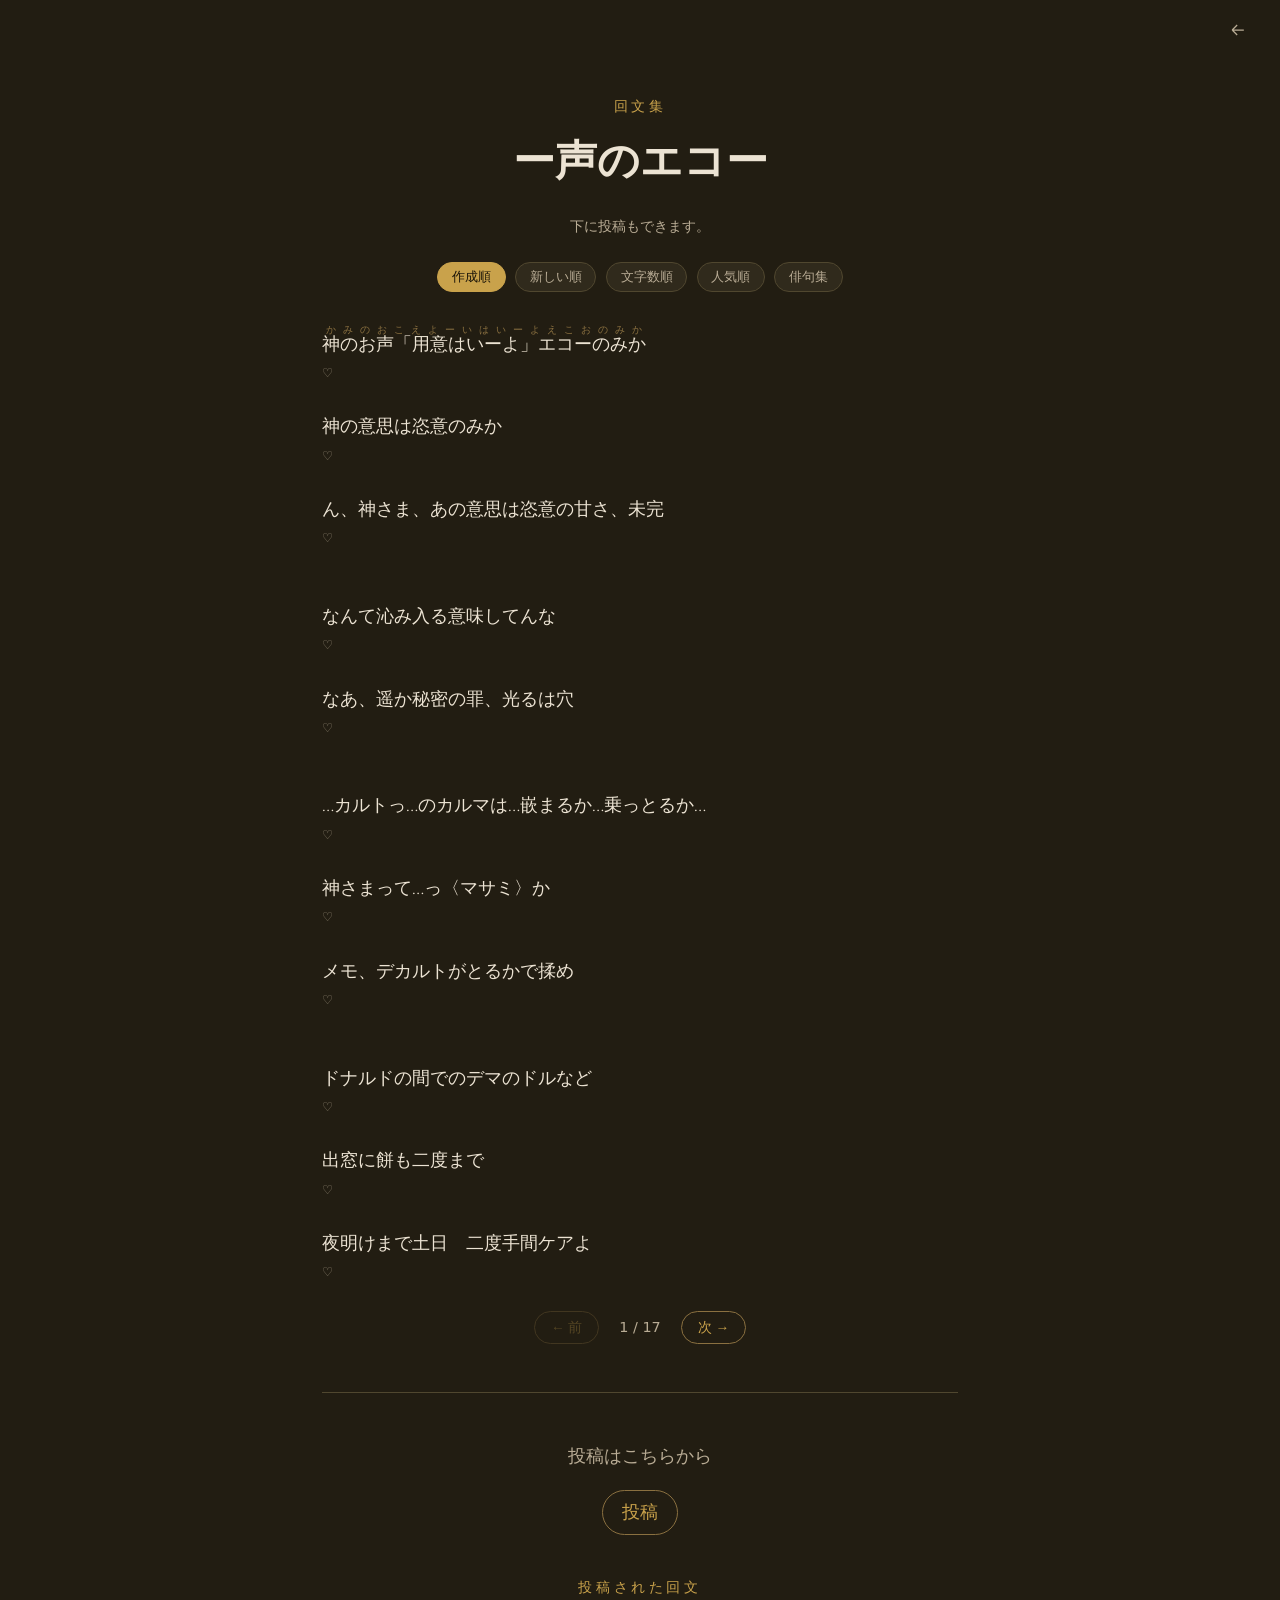
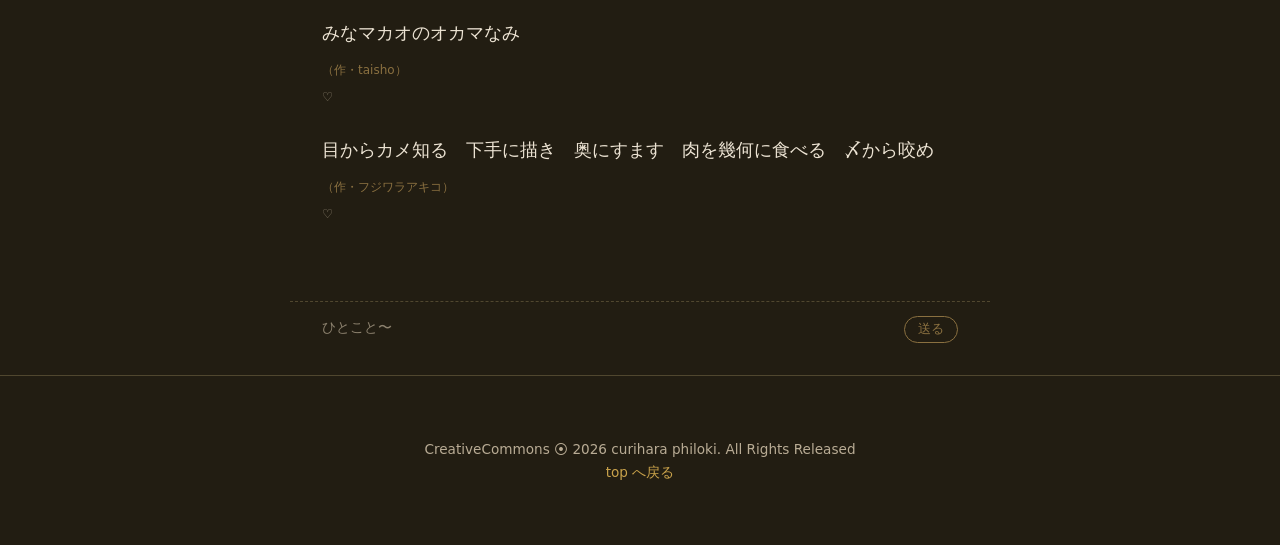
<file: text.html>
<!DOCTYPE html>
<html lang="ja">
<head>
<meta charset="UTF-8">
<meta name="viewport" content="width=device-width, initial-scale=1.0">
<title>回文集 — curihara-philoki.com</title>
<meta name="description" content="curihara philoki の回文集。全文。">
<link rel="icon" type="image/svg+xml" href="assets/favicon.svg">
<link rel="preconnect" href="https://fonts.googleapis.com">
<link rel="preconnect" href="https://fonts.gstatic.com" crossorigin>
<link href="https://fonts.googleapis.com/css2?family=Cormorant+Garamond:ital,wght@0,400;0,600;1,400&family=JetBrains+Mono:wght@400;500&display=swap" rel="stylesheet">
<link rel="stylesheet" href="assets/css/style.css">
</head>
<body>

<header class="icon-bar">
  <a href="index.html" aria-label="top" title="top">
    <svg viewBox="0 0 24 24" fill="none" stroke="currentColor" stroke-width="1.5"><path d="M19 12H5M5 12l6-6M5 12l6 6"/></svg>
  </a>
</header>

<section class="text-page">
  <p class="eyebrow">回文集</p>
  <h1 class="text-page-title">ー声のエコー</h1>
  <p class="text-page-note">下に投稿もできます。</p>

  <div class="text-sort" id="textSort">
    <button class="tag-pill active" data-sort="default" type="button">作成順</button>
    <button class="tag-pill" data-sort="newest" type="button">新しい順</button>
    <button class="tag-pill" data-sort="length" type="button">文字数順</button>
    <button class="tag-pill" data-sort="popular" type="button">人気順</button>
    <button class="tag-pill" data-sort="haiku" type="button">俳句集</button>
  </div>

  <div id="palindromeList" class="text-list">
    <p class="empty-state">読み込み中…</p>
  </div>

  <nav class="text-pager">
    <button id="prevPage" type="button">← 前</button>
    <span id="pageIndicator"></span>
    <button id="nextPage" type="button">次 →</button>
  </nav>

  <div class="text-submit">
    <p class="room-note">投稿はこちらから</p>
    <a class="contact-btn" href="https://forms.gle/tRfJgfEQicBDCUx79" target="_blank" rel="noopener">投稿</a>
  </div>

  <div class="text-submitted">
    <p class="eyebrow">投稿された回文</p>
    <div id="submittedList" class="text-list"></div>
  </div>
</section>

<div class="entry-quick-reply">
  <textarea class="quick-reply-textarea" rows="1" placeholder="ひとこと〜"></textarea>
  <button class="quick-reply-send" type="button">送る</button>
</div>

<footer class="site-footer">
  <p>CreativeCommons ⦿ <span id="year"></span> curihara philoki. All Rights Released<br><a href="index.html">top へ戻る</a></p>
</footer>

<script src="assets/js/submit-modal.js"></script>
<script src="assets/js/quick-reply.js"></script>
<script src="assets/js/text.js"></script>
</body>
</html>
</file>
<file: assets/css/style.css>
:root {
  --bg: #221d12;
  --bg-alt: #292418;
  --panel: #302a1c;
  --line: #50472f;
  --ink: #ece3d3;
  --ink-dim: #b9ac95;
  --gold: #c9a24b;
  --gold-soft: #8a7040;
  --serif: -apple-system, BlinkMacSystemFont, "Segoe UI", "Hiragino Kaku Gothic ProN", "Hiragino Sans", "Yu Gothic", "Noto Sans JP", system-ui, sans-serif;
  --body-font: -apple-system, BlinkMacSystemFont, "Segoe UI", "Hiragino Kaku Gothic ProN", "Hiragino Sans", "Yu Gothic", "Noto Sans JP", system-ui, sans-serif;
  --mono: "JetBrains Mono", ui-monospace, Menlo, monospace;
  --title-font: "Cormorant Garamond", Georgia, serif;
}

* { box-sizing: border-box; }

html { scroll-behavior: smooth; }

body {
  margin: 0;
  background: var(--bg);
  color: var(--ink);
  font-family: var(--body-font);
  font-size: 18px;
  line-height: 1.7;
}

a { color: var(--gold); text-decoration: none; }
a:hover { text-decoration: underline; }

h1, h2, h3 { font-family: var(--serif); font-weight: 600; margin: 0; }

.icon-bar {
  display: flex;
  justify-content: flex-end;
  gap: 1.1rem;
  padding: 1.25rem 2rem 0;
}

.icon-bar a {
  color: var(--ink-dim);
  line-height: 0;
}
.icon-bar a:hover { color: var(--gold); text-decoration: none; }

.icon-bar svg {
  width: 20px;
  height: 20px;
}

/* Hero (now at the bottom of the page, just above the footer) */
.hero {
  padding: 2.5rem 2rem 3rem;
  max-width: 760px;
  margin: 0 auto;
  text-align: center;
  background: radial-gradient(ellipse at bottom, rgba(201,162,75,0.10), transparent 60%);
}

.eyebrow {
  color: var(--gold);
  letter-spacing: 0.25em;
  text-transform: uppercase;
  font-size: 0.9rem;
  margin-bottom: 0.5rem;
}

.page-owner-label {
  color: var(--gold);
  letter-spacing: 0.25em;
  text-transform: uppercase;
  font-size: 0.9rem;
  text-align: center;
  margin: 1.5rem 0 0;
}

.hero-title {
  font-family: var(--title-font);
  font-size: clamp(2rem, 5.5vw, 3.5rem);
  letter-spacing: 0.04em;
  color: var(--ink);
  line-height: 1.15;
  min-height: 2.3em;
  display: flex;
  align-items: center;
  justify-content: center;
  transition: opacity 0.3s ease;
}

.hero-title.is-transitioning {
  opacity: 0;
}

.title-small {
  font-size: 0.5em;
  letter-spacing: 0.02em;
  margin: 0 0.15em;
}

.hero-desc {
  color: var(--gold-soft);
  font-size: 0.9rem;
  margin: 0.25rem 0 0;
  min-height: 1.2em;
}

/* 美術館のキャプションふうの、作家解説(topのみ)。誰か(福田愛海)が書いた
   紹介文、という体なので本人の一人称ではなく第三者の文体 */
.caption {
  max-width: 560px;
  margin: 1.75rem auto 0;
  padding: 1.75rem 2rem;
  text-align: left;
  border-top: 1px solid var(--line);
  border-bottom: 1px solid var(--line);
}

.caption-label {
  font-family: var(--title-font);
  font-style: italic;
  font-size: 0.85rem;
  letter-spacing: 0.2em;
  text-transform: uppercase;
  color: var(--gold-soft);
  margin: 0 0 0.6rem;
}

.caption-name {
  font-family: var(--title-font);
  font-size: 1.3rem;
  letter-spacing: 0.06em;
  color: var(--ink);
  margin: 0 0 0.9rem;
}

.caption-affiliation {
  color: var(--ink-dim);
  font-size: 0.85rem;
  margin: -0.5rem 0 0.9rem;
}

.caption-text {
  color: var(--ink-dim);
  font-size: 0.85rem;
  line-height: 1.9;
  white-space: pre-line;
}

.caption-more-btn {
  background: none;
  border: none;
  color: var(--gold-soft);
  font-size: 0.85rem;
  cursor: pointer;
  padding: 0;
  margin: 0.6rem 0 0;
  text-decoration: underline;
}
.caption-more-btn:hover { color: var(--gold); }

.caption-text.caption-more { margin-top: 0.9rem; }

.caption-credit {
  margin: 1rem 0 0;
  text-align: right;
  font-family: var(--title-font);
  font-style: italic;
  font-size: 0.8rem;
  color: var(--gold-soft);
}

/* Feed intro + tag filter */
.feed-intro {
  max-width: 760px;
  margin: 0 auto;
  padding: 0.25rem 2rem 0;
  text-align: center;
}

.tag-desc {
  margin-top: 1.5rem;
  min-height: 1.5em;
}

.tag-desc-links {
  display: flex;
  flex-wrap: wrap;
  justify-content: center;
  gap: 0.6rem;
  margin-bottom: 0.75rem;
}

.tag-desc-link {
  border: 1px solid var(--gold-soft);
  border-radius: 999px;
  padding: 0.3rem 0.9rem;
  font-size: 0.85rem;
  color: var(--gold);
}
.tag-desc-link:hover { background: var(--gold-soft); color: var(--bg); text-decoration: none; }

.tag-desc-text {
  color: var(--ink-dim);
  font-size: 0.95rem;
  margin: 0;
}

.tag-filter {
  display: flex;
  flex-wrap: wrap;
  justify-content: center;
  gap: 0.6rem;
  margin-top: 1.5rem;
}

.tag-pill {
  font-family: var(--mono);
  font-size: 0.8rem;
  color: var(--ink-dim);
  background: var(--panel);
  border: 1px solid var(--line);
  border-radius: 999px;
  padding: 0.3rem 0.85rem;
  cursor: pointer;
}
.tag-pill:hover { border-color: var(--gold-soft); color: var(--gold); }
.tag-pill.active { background: var(--gold); border-color: var(--gold); color: #1a1409; }

.tag-pill.small {
  cursor: default;
  padding: 0.15rem 0.6rem;
  font-size: 0.7rem;
}
.tag-pill.small:hover { border-color: var(--line); color: var(--ink-dim); }

/* playgroundを選んだときだけ出てくる、旧来のタグ(.audio/.text/...)の
   サブタグ行。トップレベルの.tag-pillより一段控えめに */
.tag-filter-sub {
  margin-top: 0.75rem;
}
.tag-filter-sub[hidden] {
  display: none;
}
.tag-pill.sub-tag {
  padding: 0.2rem 0.7rem;
  font-size: 0.75rem;
}

/* Feed */
.feed {
  max-width: 760px;
  margin: 0 auto;
  padding: 2rem 2rem 5rem;
}

.feed-year {
  font-family: var(--serif);
  font-weight: 400;
  color: var(--gold);
  font-size: 1.4rem;
  margin-top: 3rem;
  margin-bottom: 1rem;
  padding-bottom: 0.5rem;
  border-bottom: 1px solid var(--line);
}
.feed-year:first-child { margin-top: 0; }

.entry {
  background: var(--panel);
  border: 1px solid var(--line);
  border-radius: 8px;
  padding: 1.5rem;
  margin-bottom: 1.25rem;
}

/* エントリの中を、区切り線ではなく別々の枠に分けたいとき(GitHumanの
   手紙部分/全文部分など)用。.entryの中の入れ子なので、.entry自身とは
   違う色味(--bg-alt)にして「箱の中の箱」と分かるようにしてある */
.entry-box {
  background: var(--bg-alt);
  border: 1px solid var(--line);
  border-radius: 8px;
  padding: 1.25rem 1.5rem;
}
.entry-box + .entry-box { margin-top: 1.25rem; }
.entry-box > *:first-child { margin-top: 0; }
.entry-box > *:last-child { margin-bottom: 0; }

.entry-meta {
  display: flex;
  align-items: center;
  gap: 0.6rem;
  flex-wrap: wrap;
  margin-bottom: 0.6rem;
}

.entry-meta time {
  font-family: var(--mono);
  font-size: 0.8rem;
  color: var(--ink-dim);
}

.entry-title {
  font-size: 1.3rem;
  color: var(--ink);
}
.entry-title a { color: inherit; }
.entry-title a:hover { color: var(--gold); }

.entry-link-url {
  font-family: var(--mono);
  font-size: 0.78rem;
  color: var(--ink-dim);
  margin: 0.35rem 0 0;
  word-break: break-all;
}
.entry-link-url a { color: var(--gold-soft); }
.entry-link-url a:hover { color: var(--gold); }

.entry-image {
  display: block;
  width: 100%;
  border-radius: 6px;
  margin-top: 0.75rem;
}
.entry-image[hidden] { display: none; }

.entry-image-row {
  display: flex;
  flex-direction: column;
  gap: 0.75rem;
  margin-top: 0.75rem;
}

.entry-image-row img {
  width: 100%;
  max-width: 420px;
  border-radius: 6px;
  border: 1px solid var(--line);
}

.entry-body {
  color: var(--ink-dim);
  font-size: 0.95rem;
  margin-top: 0.5rem;
  white-space: pre-wrap;
}

.entry-section {
  margin-top: 0.5rem;
}
.entry-section + .entry-section {
  margin-top: 0.75rem;
}

.entry-lead {
  color: var(--ink-dim);
  font-size: 0.95rem;
  margin: 0;
}

.read-more-btn {
  background: none;
  border: none;
  color: var(--gold-soft);
  font-size: 0.85rem;
  cursor: pointer;
  padding: 0;
  text-decoration: underline;
}
.read-more-btn:hover { color: var(--gold); }

.entry-more {
  color: var(--ink-dim);
  font-size: 0.95rem;
  margin: 0.4rem 0 0;
  white-space: pre-wrap;
}

.entry-embed {
  margin-top: 1rem;
}
.entry-embed iframe { max-width: 100%; }

.entry-after-embed {
  margin: 0.75rem 0 0;
}

.entry-after-embed a,
.entry-body a,
.entry-lead a,
.entry-more a,
.tag-desc-text a {
  display: inline-block;
  border: 1px solid var(--gold-soft);
  border-radius: 999px;
  padding: 0.4rem 1.1rem;
  font-size: 0.85rem;
  color: var(--gold);
}
.entry-after-embed a:hover,
.entry-body a:hover,
.entry-lead a:hover,
.entry-more a:hover,
.tag-desc-text a:hover { background: var(--gold-soft); color: var(--bg); text-decoration: none; }

.entry-rotator {
  margin-top: 1rem;
  min-height: 4.5em;
  display: flex;
  align-items: center;
  justify-content: center;
  text-align: center;
  padding: 1rem;
  background: var(--bg-alt);
  border-radius: 6px;
  border: 1px solid transparent;
}

a.entry-rotator {
  cursor: pointer;
  transition: border-color 0.2s ease;
}
a.entry-rotator:hover { border-color: var(--gold-soft); text-decoration: none; }

.rotator-text {
  font-family: var(--serif);
  font-size: 1.15rem;
  color: var(--ink);
  white-space: pre-wrap;
  line-height: 1.6;
  transition: opacity 0.3s ease;
}
.rotator-text.is-transitioning {
  opacity: 0;
}

.rotator-text.lines-2 {
  font-size: 1rem;
}

.rotator-text.lines-3plus {
  font-size: 0.7rem;
  line-height: 1.3;
}

.entry-source {
  color: var(--gold-soft);
  font-size: 0.8rem;
  margin-top: 0.75rem;
}

/* av.html teaser in the home feed: a small "video × music" combo, rerolled
   client-side from data/av-videos.json + data/av-music.json (labels/titles
   only — never the actual media files, so this stays cheap on the feed) */
.entry-av-preview {
  margin-top: 0.75rem;
  display: flex;
  align-items: center;
  gap: 0.6rem;
  padding: 0.5rem 0.9rem;
  background: var(--bg-alt);
  border: 1px solid var(--line);
  border-radius: 6px;
  transition: border-color 0.2s ease;
}
.entry-av-preview.is-linked { cursor: pointer; }
.entry-av-preview.is-linked:hover { border-color: var(--gold-soft); }

.av-preview-combo {
  flex: 1;
  font-family: var(--title-font);
  font-style: italic;
  font-size: 0.9rem;
  color: var(--gold-soft);
}

.av-preview-reroll {
  flex: none;
  width: 1.7rem;
  height: 1.7rem;
  border-radius: 50%;
  border: 1px solid var(--gold-soft);
  background: none;
  color: var(--gold-soft);
  font-size: 1rem;
  line-height: 1;
  cursor: pointer;
  transition: transform 0.3s ease, color 0.2s ease, border-color 0.2s ease;
}
.av-preview-reroll:hover { color: var(--gold); border-color: var(--gold); }
.av-preview-reroll.spin { transform: rotate(180deg); }

/* 全エントリの下、気軽なひとこと投稿欄。打った行数ぶん自動で伸びる
   (JSでscrollHeightに合わせて高さを更新)。送信は既存の共有フォーム
   (submit-modal.jsのSUBMIT_FORM_ACTION等)と同じ、ポップアップ無しの版 */
.entry-quick-reply {
  max-width: 700px;
  margin: 2rem auto;
  padding: 0.6rem 2rem 0;
  border-top: 1px dashed var(--line);
  display: flex;
  align-items: flex-end;
  gap: 0.5rem;
}
/* Nested inside an .entry/.room (nowhere at the moment, but kept in case),
   the page's own padding already applies — don't add it twice. */
.entry .entry-quick-reply,
.room .entry-quick-reply {
  padding-left: 0;
  padding-right: 0;
}

@media (max-width: 680px) {
  .entry-quick-reply { padding-left: 1.25rem; padding-right: 1.25rem; }
}

.quick-reply-textarea {
  flex: 1;
  resize: none;
  overflow: hidden;
  min-height: 1.6em;
  max-height: 14em;
  padding: 0.3rem 0;
  background: none;
  border: none;
  border-bottom: 1px solid transparent;
  color: var(--ink);
  font-family: inherit;
  font-size: 0.85rem;
  line-height: 1.5;
  transition: border-color 0.2s ease;
}
.quick-reply-textarea::placeholder { color: var(--ink-dim); opacity: 0.7; }
.quick-reply-textarea:focus { outline: none; border-bottom-color: var(--gold-soft); }

.quick-reply-send {
  flex: none;
  background: none;
  border: 1px solid var(--gold-soft);
  border-radius: 999px;
  padding: 0.25rem 0.8rem;
  color: var(--gold-soft);
  font-size: 0.8rem;
  cursor: pointer;
  transition: color 0.2s ease, border-color 0.2s ease;
}
.quick-reply-send:hover { color: var(--gold); border-color: var(--gold); }
.quick-reply-send:disabled { opacity: 0.5; cursor: default; }

.empty-state {
  color: var(--ink-dim);
  font-style: italic;
  border: 1px dashed var(--line);
  border-radius: 8px;
  padding: 2.5rem;
  text-align: center;
}

/* Contact (still a fixed, non-feed section) */
.room {
  padding: 5rem 2rem;
  max-width: 760px;
  margin: 0 auto;
  border-top: 1px solid var(--line);
}

.room-title {
  font-size: clamp(1.7rem, 4vw, 2.3rem);
  color: var(--gold);
  border-bottom: 1px solid var(--line);
  padding-bottom: 0.75rem;
}

.room-note {
  color: var(--ink-dim);
  margin-top: 1rem;
}

.contact-list {
  list-style: none;
  padding: 0;
  margin-top: 1.5rem;
  display: flex;
  flex-direction: column;
  gap: 0.9rem;
  font-size: 1.05rem;
}

.contact-btn {
  display: inline-block;
  border: 1px solid var(--gold-soft);
  border-radius: 999px;
  padding: 0.4rem 1.2rem;
  color: var(--gold) !important;
}
.contact-btn:hover { background: var(--gold-soft); color: var(--bg) !important; text-decoration: none; }

.site-footer {
  text-align: center;
  padding: 3rem 2rem;
  color: var(--ink-dim);
  font-size: 0.85rem;
  border-top: 1px solid var(--line);
}

/* Full palindrome page (text.html) */
.text-page {
  max-width: 700px;
  margin: 0 auto;
  padding: 2.5rem 2rem 3rem;
  text-align: center;
}

.text-page-title {
  font-family: var(--title-font);
  font-size: clamp(1.8rem, 5vw, 2.6rem);
  color: var(--ink);
  margin-top: 0.25rem;
}

.text-page-note {
  color: var(--ink-dim);
  font-size: 0.9rem;
  margin-top: 1rem;
}

.text-sort {
  display: flex;
  flex-wrap: wrap;
  justify-content: center;
  gap: 0.6rem;
  margin-top: 1.5rem;
}

.text-list {
  margin-top: 2rem;
  display: flex;
  flex-direction: column;
  gap: 0.6rem;
  text-align: left;
}

.text-entry.is-new-cluster {
  margin-top: 1.25rem;
}

.text-entry.is-new-section {
  margin-top: 2.75rem;
}

.text-entry-body {
  margin: 0;
  color: var(--ink);
  font-family: var(--title-font);
  font-size: 1.15rem;
  line-height: 1.9;
  white-space: pre-wrap;
}

.text-entry-body.is-multiline {
  line-height: 1.45;
}

.text-entry-body.is-small {
  font-size: 0.75em;
}

.vote-btn {
  display: block;
  margin-top: 0.2rem;
  background: none;
  border: none;
  color: var(--ink-dim);
  font-family: var(--body-font);
  font-size: 0.78rem;
  cursor: pointer;
  padding: 0;
  opacity: 0.7;
}
.vote-btn:hover:not(:disabled) { color: var(--gold); opacity: 1; }
.vote-btn:disabled { color: var(--gold-soft); cursor: default; opacity: 1; }

.text-entry-body ruby rt {
  color: var(--gold-soft);
  font-family: var(--body-font);
  font-size: 0.55em;
}

.text-entry-reading {
  display: inline-block;
  color: var(--gold-soft);
  font-family: var(--body-font);
  font-size: 0.7rem;
  margin-top: 0.15rem;
}

.text-entry-credit {
  display: inline-block;
  color: var(--gold-soft);
  font-family: var(--body-font);
  font-size: 0.75rem;
  margin-top: 0.3rem;
}

.text-pager {
  display: flex;
  align-items: center;
  justify-content: center;
  gap: 1.25rem;
  margin-top: 2rem;
  font-size: 0.9rem;
  color: var(--ink-dim);
}

.text-pager button {
  background: none;
  border: 1px solid var(--gold-soft);
  border-radius: 999px;
  color: var(--gold);
  padding: 0.4rem 1rem;
  cursor: pointer;
  font-size: 0.85rem;
}
.text-pager button:hover:not(:disabled) { background: var(--gold-soft); color: var(--bg); }
.text-pager button:disabled { opacity: 0.3; cursor: default; }

.text-submit {
  margin-top: 3rem;
  padding-top: 2rem;
  border-top: 1px solid var(--line);
}

.text-submitted {
  margin-top: 2.5rem;
}

.text-submitted .text-list {
  margin-top: 1rem;
}

/* Ambient track list (ambient.html) */
.ambient-list {
  margin-top: 2.5rem;
  display: flex;
  flex-direction: column;
  gap: 2rem;
  text-align: left;
}

.ambient-track {
  padding-bottom: 2rem;
  border-bottom: 1px solid var(--line);
  border-radius: 6px;
  transition: background 0.3s ease;
}
.ambient-track:last-child { border-bottom: none; }

.ambient-track.is-picked {
  animation: ambient-flash 1.4s ease;
}
@keyframes ambient-flash {
  0%, 100% { background: transparent; }
  20% { background: color-mix(in srgb, var(--gold) 16%, transparent); }
}

/* Video x music combiner (av.html) */
.av-stage {
  margin-top: 2rem;
  min-height: 4rem;
}

.av-media {
  position: relative;
  max-width: 480px;
  margin: 0 auto;
  border-radius: 8px;
  overflow: hidden;
  border: 1px solid var(--line);
}

/* 縦に流れる電光掲示板 — 動画に重ねて、左右の内側に。white-space: nowrapで
   折り返させない縦に長い中身を.av-media自身(position: relative, overflow:
   hidden)がtop:0/bottom:0で動画の高さぴったりに切り抜く。上下端はマスクで
   フェードイン/フェードアウト */
.av-ticker-col {
  position: absolute;
  top: 0;
  bottom: 0;
  width: 1.7rem;
  overflow: hidden;
  writing-mode: vertical-rl;
  font-family: "Shippori Mincho", var(--title-font);
  color: #f6f1e4;
  opacity: 0.75;
  font-size: 0.85rem;
  letter-spacing: 0.45em;
  text-shadow: 0 1px 6px rgba(0, 0, 0, 0.85), 0 0 3px rgba(0, 0, 0, 0.9);
  -webkit-mask-image: linear-gradient(to bottom, transparent, black 6%, black 94%, transparent);
  mask-image: linear-gradient(to bottom, transparent, black 6%, black 94%, transparent);
}
.av-ticker-col[hidden] { display: none; }
.av-ticker-col-left { left: 0; transform: scaleX(-1); }
.av-ticker-col-right { right: 0; }

/* 表示が始まるたび(hidden解除のたび)、入ってくる側の端から現れる一回きりの演出 */
.av-ticker-col-right { animation: av-ticker-reveal-bottom 0.9s ease-out; }
.av-ticker-col-left { animation: av-ticker-reveal-top 0.9s ease-out; }
@keyframes av-ticker-reveal-bottom {
  from { clip-path: inset(100% 0 0 0); }
  to { clip-path: inset(0 0 0 0); }
}
@keyframes av-ticker-reveal-top {
  from { clip-path: inset(0 0 100% 0); }
  to { clip-path: inset(0 0 0 0); }
}

.av-ticker-track { display: inline-block; white-space: nowrap; }
.av-ticker-track.av-ticker-down { animation-name: av-ticker-down; animation-timing-function: linear; animation-iteration-count: infinite; }
.av-ticker-track.av-ticker-up { animation-name: av-ticker-up; animation-timing-function: linear; animation-iteration-count: infinite; }

@keyframes av-ticker-down {
  from { transform: translateY(-50%); }
  to { transform: translateY(0%); }
}
@keyframes av-ticker-up {
  from { transform: translateY(0%); }
  to { transform: translateY(-50%); }
}

.av-video {
  display: block;
  width: 100%;
}
.av-video[hidden] { display: none; }

.av-text-overlay {
  position: absolute;
  inset: 0;
  overflow: hidden;
  pointer-events: none;
  font-family: "Shippori Mincho", var(--title-font);
  color: #f6f1e4;
  opacity: 0.55;
  text-shadow: 0 1px 6px rgba(0, 0, 0, 0.85), 0 0 3px rgba(0, 0, 0, 0.9);
}

/* 動画に重ねた、再生速度調整スライダー(現在の速度=1、0〜1.2、既定0.6) */
.av-speed-control {
  position: absolute;
  top: 0.6rem;
  left: 0.9rem;
  right: 0.9rem;
  z-index: 2;
}
.av-speed-control input[type="range"] {
  width: 100%;
  accent-color: var(--gold);
  opacity: 0.7;
  cursor: pointer;
}
.av-speed-control input[type="range"]:hover,
.av-speed-control input[type="range"]:focus { opacity: 1; }

/* 動画に重ねて、下寄りにタイプライター風に最大3文字だけ表示して古い文字から
   消える(typewriterBelowパターン)。.av-blanks-char(randomBlanksパターン)
   もposition: absoluteでこの中に置くので、position: relativeにしてある */
.av-typewriter-below {
  position: absolute;
  left: 6%;
  right: 6%;
  bottom: 8%;
  min-height: 1.6em;
  font-family: "Shippori Mincho", var(--title-font);
  font-size: 1rem;
  letter-spacing: 0.05em;
  color: #f6f1e4;
  opacity: 0.85;
  text-align: center;
  text-shadow: 0 1px 6px rgba(0, 0, 0, 0.85), 0 0 3px rgba(0, 0, 0, 0.9);
}
.av-typewriter-below[hidden] { display: none; }
.av-typewriter-below span { transition: opacity 0.5s ease; }

/* 動画に重ねて、右端から一文字ずつ現れては消える(rightStaircaseと同じ考え方) */
.av-blanks-char {
  position: absolute;
  top: 0;
  transition: opacity 0.25s ease;
}

/* 動画に重ねて、下寄りの左右に候補の台詞がランダムな間隔で出ては消える */
.av-mutter-row {
  position: absolute;
  left: 0.75rem;
  right: 0.75rem;
  bottom: 0.6rem;
  display: flex;
  justify-content: space-between;
  min-height: 1.4em;
  font-family: "Shippori Mincho", var(--title-font);
  font-size: 1rem;
  color: #f6f1e4;
  text-shadow: 0 1px 6px rgba(0, 0, 0, 0.85), 0 0 3px rgba(0, 0, 0, 0.9);
  pointer-events: none;
}
.av-mutter-row[hidden] { display: none; }
.av-mutter { opacity: 0; transition: opacity 0.4s ease; }
.av-mutter.show { opacity: 0.85; }
.av-typewriter-below span.fade-out { opacity: 0; }

.av-text-item { position: absolute; white-space: nowrap; }

.av-text-mirror {
  top: 44%;
  font-size: 1.4rem;
  letter-spacing: 0.04em;
}

.av-text-vertical {
  left: 8%;
  right: 8%;
  font-size: 1.4rem;
  white-space: normal;
  text-align: center;
}

.av-text-typewriter {
  top: 42%;
  left: 6%;
  right: 6%;
  font-family: var(--mono);
  font-size: 1.1rem;
  letter-spacing: 0.02em;
  white-space: normal;
}
.av-text-typewriter span { transition: opacity 0.5s ease; }
.av-text-typewriter span.fade-out { opacity: 0; }

.av-text-scatter {
  font-size: 1.3rem;
  transform: scaleX(-1);
  transition: opacity 0.6s ease;
}

.av-text-center {
  font-size: 1.4rem;
  transform: translate(-50%, -50%);
  transition: opacity 0.5s ease;
}

.av-now-playing {
  margin: 0.75rem 0 0;
  color: var(--gold-soft);
  font-family: var(--title-font);
  font-style: italic;
  font-size: 0.95rem;
}

.av-bandcamp { margin-top: 0.75rem; }

.av-columns {
  margin-top: 2rem;
  display: grid;
  grid-template-columns: 1fr 1fr;
  gap: 2rem;
  text-align: left;
}

.av-column-title {
  font-family: var(--mono);
  font-size: 0.78rem;
  color: var(--ink-dim);
  letter-spacing: 0.08em;
  margin: 0 0 0.75rem;
}

.av-video-list,
.av-music-list {
  display: flex;
  flex-direction: column;
  gap: 0.6rem;
}

.av-video-list button,
.av-music-list button {
  display: flex;
  align-items: center;
  gap: 0.6rem;
  background: var(--bg-alt);
  border: 1px solid var(--line);
  border-radius: 8px;
  padding: 0.5rem 0.7rem;
  color: var(--ink);
  font-family: var(--body-font);
  font-size: 0.85rem;
  text-align: left;
  cursor: pointer;
}
.av-video-list button:hover,
.av-music-list button:hover { border-color: var(--gold-soft); }
.av-video-list button.active,
.av-music-list button.active { border-color: var(--gold); }

.av-video-list button img,
.av-video-list button video,
.av-video-placeholder {
  width: 44px;
  height: 44px;
  object-fit: cover;
  border-radius: 4px;
  flex-shrink: 0;
}

.av-video-placeholder {
  display: flex;
  align-items: center;
  justify-content: center;
  background: var(--panel);
  border: 1px solid var(--line);
  color: var(--gold-soft);
  font-size: 1rem;
  box-sizing: border-box;
}

.av-item-title {
  font-family: var(--title-font);
  font-size: 0.9rem;
  color: var(--ink-dim);
}
.av-video-list button.active .av-item-title,
.av-music-list button.active .av-item-title { color: var(--gold); }

.av-music-author {
  display: block;
  font-family: var(--body-font);
  color: var(--gold-soft);
  opacity: 0.6;
  font-size: 0.75rem;
}
.av-music-list button.active .av-music-author { color: var(--gold-soft); opacity: 1; }

@media (max-width: 560px) {
  .av-columns { gap: 0.6rem; }
  .av-video-list button,
  .av-music-list button { padding: 0.4rem 0.5rem; font-size: 0.78rem; gap: 0.4rem; }
  .av-video-list button img,
  .av-video-list button video,
  .av-video-placeholder { width: 32px; height: 32px; font-size: 0.8rem; }
  .av-music-author { font-size: 0.7rem; }
}

.ambient-random {
  margin-top: 2.5rem;
  text-align: center;
}

.ambient-random button {
  background: none;
  border: 1px solid var(--gold-soft);
  border-radius: 999px;
  color: var(--gold);
  padding: 0.6rem 1.4rem;
  font-size: 0.9rem;
  cursor: pointer;
}
.ambient-random button:hover { background: var(--gold-soft); color: var(--bg); }

.ambient-original {
  font-family: var(--mono);
  font-size: 0.72rem;
  color: var(--ink-dim);
  margin: 0 0 0.25rem;
}

.ambient-title {
  font-family: var(--title-font);
  font-size: 1.15rem;
  color: var(--ink);
  margin: 0 0 0.6rem;
}

.ambient-track audio {
  width: 100%;
  color-scheme: dark;
}

.ambient-suggest {
  display: flex;
  gap: 0.5rem;
  margin-top: 0.85rem;
}

.ambient-input {
  flex: 1;
  min-width: 0;
  background: var(--bg-alt);
  border: 1px solid var(--line);
  border-radius: 999px;
  padding: 0.4rem 0.9rem;
  color: var(--ink);
  font-family: var(--body-font);
  font-size: 0.85rem;
}
.ambient-input::placeholder { color: var(--ink-dim); }
.ambient-input:focus { outline: none; border-color: var(--gold-soft); }

.ambient-suggest button {
  background: none;
  border: 1px solid var(--gold-soft);
  border-radius: 999px;
  color: var(--gold);
  padding: 0.4rem 1.1rem;
  font-size: 0.85rem;
  cursor: pointer;
  white-space: nowrap;
}
.ambient-suggest button:hover:not(:disabled) { background: var(--gold-soft); color: var(--bg); }
.ambient-suggest button:disabled { opacity: 0.6; cursor: default; }

/* Submission popup (assets/js/submit-modal.js) */
.submit-modal-overlay {
  position: fixed;
  inset: 0;
  background: rgba(10, 8, 4, 0.72);
  display: flex;
  align-items: center;
  justify-content: center;
  padding: 1.5rem;
  z-index: 100;
}
.submit-modal-overlay[hidden] { display: none; }

.submit-modal {
  position: relative;
  width: 100%;
  max-width: 420px;
  background: var(--panel);
  border: 1px solid var(--line);
  border-radius: 12px;
  padding: 2rem 1.75rem 1.75rem;
}

.submit-modal-close {
  position: absolute;
  top: 0.75rem;
  right: 0.9rem;
  background: none;
  border: none;
  color: var(--ink-dim);
  font-size: 1.4rem;
  line-height: 1;
  cursor: pointer;
  padding: 0.25rem;
}
.submit-modal-close:hover { color: var(--gold); }

.submit-modal-title {
  font-family: var(--title-font);
  font-size: 1.3rem;
  color: var(--ink);
  margin: 0 0 1.25rem;
  text-align: center;
}

.submit-modal-textarea,
.submit-modal-input {
  display: block;
  width: 100%;
  background: var(--bg-alt);
  border: 1px solid var(--line);
  color: var(--ink);
  font-family: var(--body-font);
  font-size: 0.9rem;
  padding: 0.6rem 0.9rem;
  box-sizing: border-box;
}
.submit-modal-textarea::placeholder,
.submit-modal-input::placeholder { color: var(--ink-dim); }
.submit-modal-textarea:focus,
.submit-modal-input:focus { outline: none; border-color: var(--gold-soft); }

.submit-modal-textarea {
  border-radius: 10px;
  min-height: 7rem;
  resize: vertical;
  margin-bottom: 0.75rem;
}

.submit-modal-input {
  border-radius: 999px;
  margin-bottom: 1.25rem;
}

.submit-modal-send {
  display: block;
  width: 100%;
  background: none;
  border: 1px solid var(--gold-soft);
  border-radius: 999px;
  color: var(--gold);
  padding: 0.55rem 1rem;
  font-size: 0.9rem;
  cursor: pointer;
}
.submit-modal-send:hover:not(:disabled) { background: var(--gold-soft); color: var(--bg); }
.submit-modal-send:disabled { opacity: 0.7; cursor: default; }

@media (max-width: 680px) {
  .hero { padding: 2rem 1.25rem 2.5rem; }
  .icon-bar { padding: 1rem 1.25rem 0; }
  .caption { padding: 1.5rem 1.25rem; }
  .feed-intro { padding: 0.25rem 1.25rem 0; }
  .feed { padding: 2rem 1.25rem 3.5rem; }
  .room { padding: 3.5rem 1.25rem; }
  .text-page { padding: 2rem 1.25rem 2.5rem; }
  .tane-page { padding: 2rem 1.25rem 2.5rem; }
}

/* 企画の種、全文ページ(tane.html)。.text-pageと違い、長い散文なので左寄せ */
.tane-page {
  max-width: 680px;
  margin: 0 auto;
  padding: 2.5rem 2rem 3rem;
  text-align: left;
}
.tane-page > .eyebrow,
.tane-page > .text-page-title,
.tane-page > .text-page-note {
  text-align: center;
}

.tane-section { margin-top: 2.75rem; }
.tane-section:first-of-type { margin-top: 2.5rem; }

.tane-section h2 {
  font-family: var(--title-font);
  font-size: 1.4rem;
  letter-spacing: 0.03em;
  color: var(--gold);
  margin: 0 0 0.9rem;
}

.tane-section h3 {
  font-family: var(--title-font);
  font-size: 1.05rem;
  color: var(--ink);
  margin: 1.4rem 0 0.5rem;
}

.tane-text {
  white-space: pre-line;
  color: var(--ink-dim);
  line-height: 1.9;
  font-size: 0.95rem;
}

.tane-divider {
  border: none;
  border-top: 1px solid var(--line);
  margin: 2.75rem 0;
}

/* 各「種」は開閉できる枠つきのアコーディオンに。タイトルだけ最初に見えて、
   クリックで中身が開く */
.tane-accordion {
  margin-top: 1.25rem;
  border: 1px solid var(--line);
  border-radius: 8px;
  overflow: hidden;
}
.tane-accordion:first-of-type { margin-top: 2.5rem; }

.tane-accordion-toggle {
  display: block;
  width: 100%;
  text-align: left;
  background: var(--bg-alt);
  border: none;
  cursor: pointer;
  padding: 1rem 1.25rem;
  font-family: var(--title-font);
  font-size: 1.15rem;
  letter-spacing: 0.02em;
  color: var(--gold);
}
.tane-accordion-toggle::after {
  content: '+';
  float: right;
  color: var(--gold-soft);
}
.tane-accordion-toggle[aria-expanded="true"]::after { content: '−'; }
.tane-accordion-toggle:hover { color: var(--gold); background: color-mix(in srgb, var(--bg-alt) 80%, var(--gold-soft) 20%); }

.tane-accordion-body {
  padding: 0.25rem 1.25rem 1.5rem;
}
.tane-accordion-body h3 { margin-top: 1.4rem; }
.tane-accordion-body h3:first-child { margin-top: 0.5rem; }

.tane-signoff {
  text-align: right;
  color: var(--ink-dim);
  font-size: 0.95rem;
  margin: 0 0 1.5rem;
}

.tane-pdf-link {
  text-align: center;
  margin: 0 0 2rem;
}
.tane-pdf-link a {
  display: inline-block;
  border: 1px solid var(--gold-soft);
  border-radius: 999px;
  padding: 0.4rem 1.1rem;
  font-size: 0.85rem;
  color: var(--gold);
}
.tane-pdf-link a:hover { background: var(--gold-soft); color: var(--bg); text-decoration: none; }
</file>
